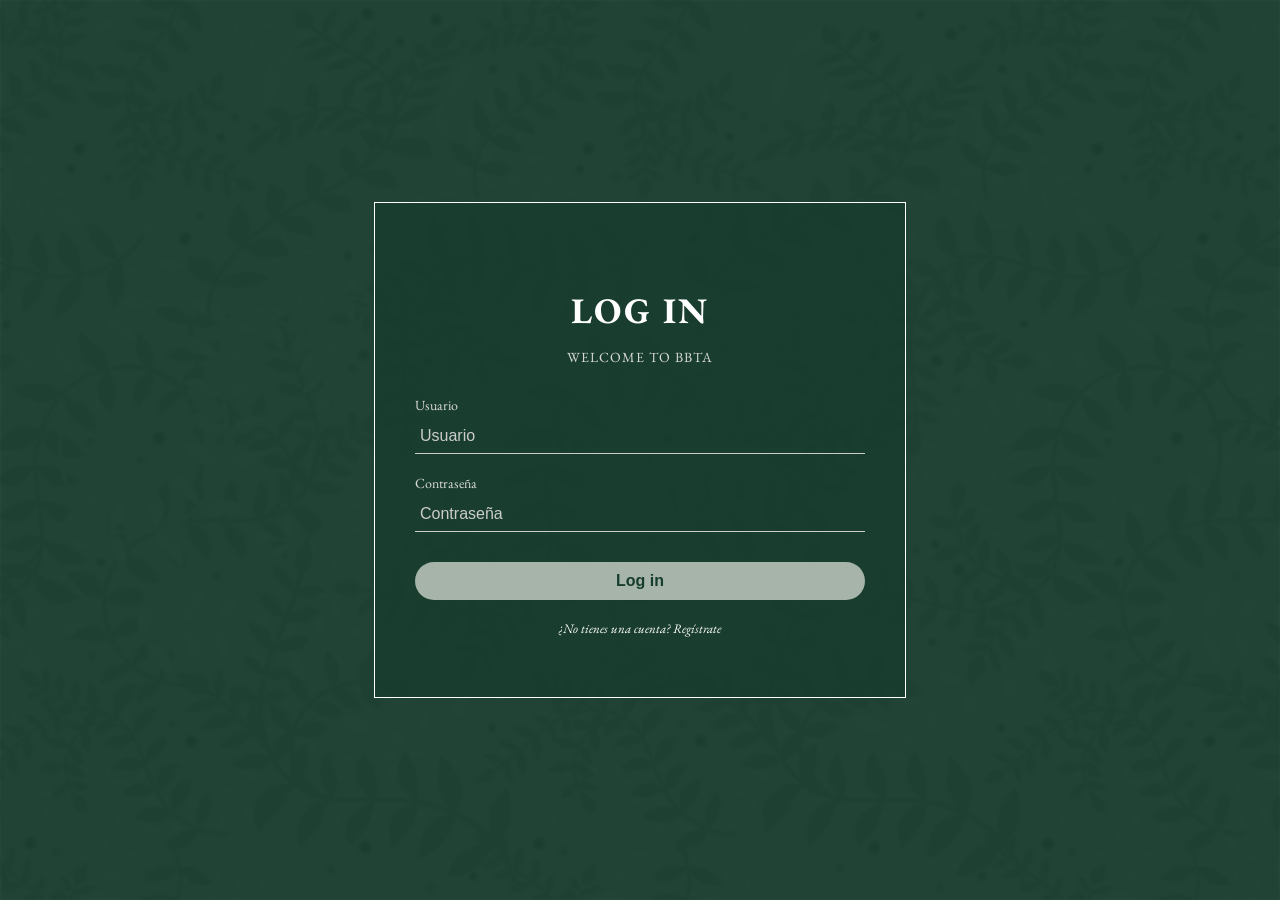
<file: index.html>
<!DOCTYPE html>
<html lang="es">
<head>
  <meta charset="UTF-8" />
  <meta name="viewport" content="width=device-width, initial-scale=1.0" />
  <title>BBTA</title>
  <link rel="stylesheet" href="style.css" />
  <link href="https://fonts.googleapis.com/css2?family=EB+Garamond&display=swap" rel="stylesheet" />
</head>
<body>
  <div class="fade-screen"></div>
  <div class="overlay"></div>
  <div class="login-container">
    <div class="login-box">
      <h1>LOG IN</h1>
      <p class="subtitle">WELCOME TO BBTA</p>

      <!-- Elimina la acción del form y evita su comportamiento por defecto -->
      <form onsubmit="event.preventDefault(); fadeOutAndRedirect('home.html')">
        <label for="usuario">Usuario</label>
        <input type="text" id="usuario" name="usuario" placeholder="Usuario" required />

        <label for="contrasena">Contraseña</label>
        <input type="password" id="contrasena" name="contrasena" placeholder="Contraseña" required />

        <button type="submit">Log in</button>
      </form>

      <a href="#" class="link-white" onclick="event.preventDefault(); fadeOutAndRedirect('signup.html')">¿No tienes una cuenta? Regístrate</a>
    </div>
  </div>

  <script>
    function fadeOutAndRedirect(target) {
      document.body.classList.add("fade-active");
      const fadeScreen = document.querySelector(".fade-screen");
      fadeScreen.classList.add("fade-screen--active");

      setTimeout(() => {
        window.location.href = target;
      }, 600); // Espera para la animación de desvanecimiento
    }

    window.addEventListener("DOMContentLoaded", () => {
      const box = document.querySelector(".login-box");
      setTimeout(() => {
        box.classList.add("show");
      }, 100);
    });
  </script>
</body>
</html>
</file>
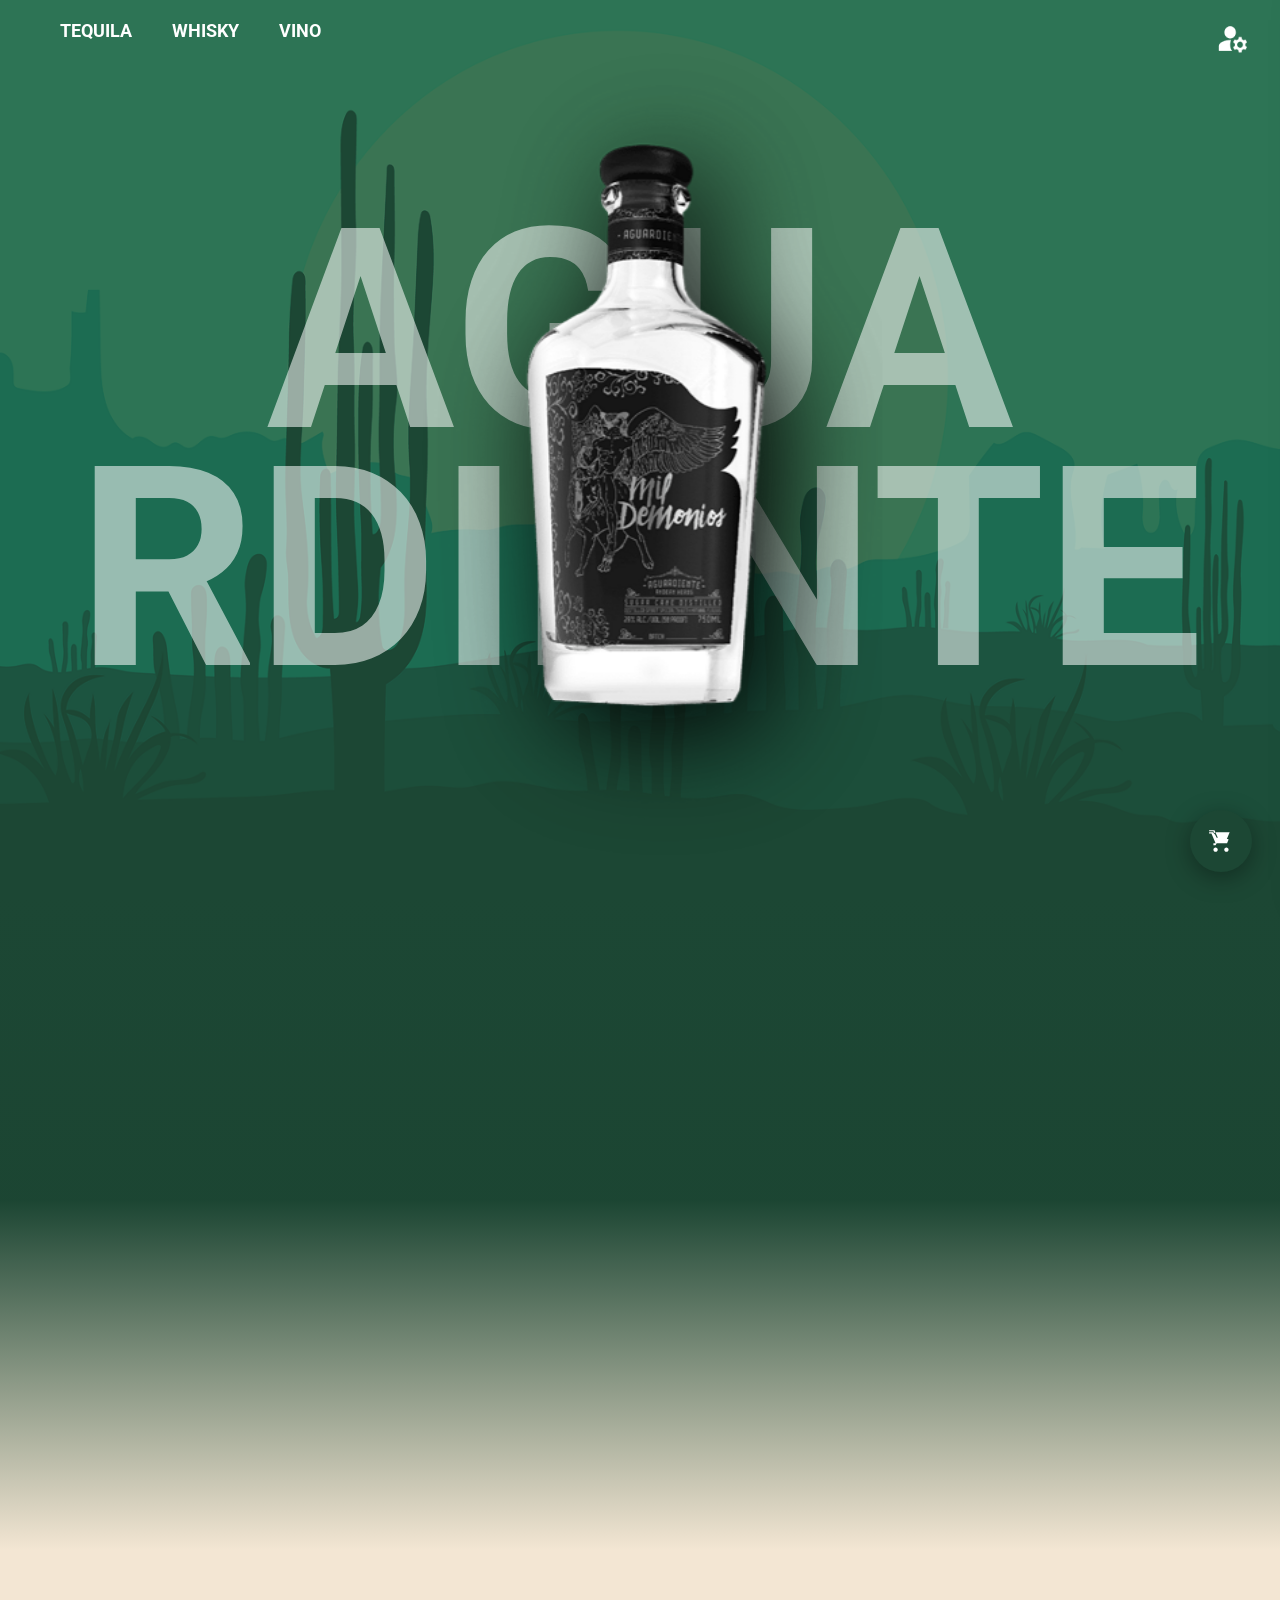
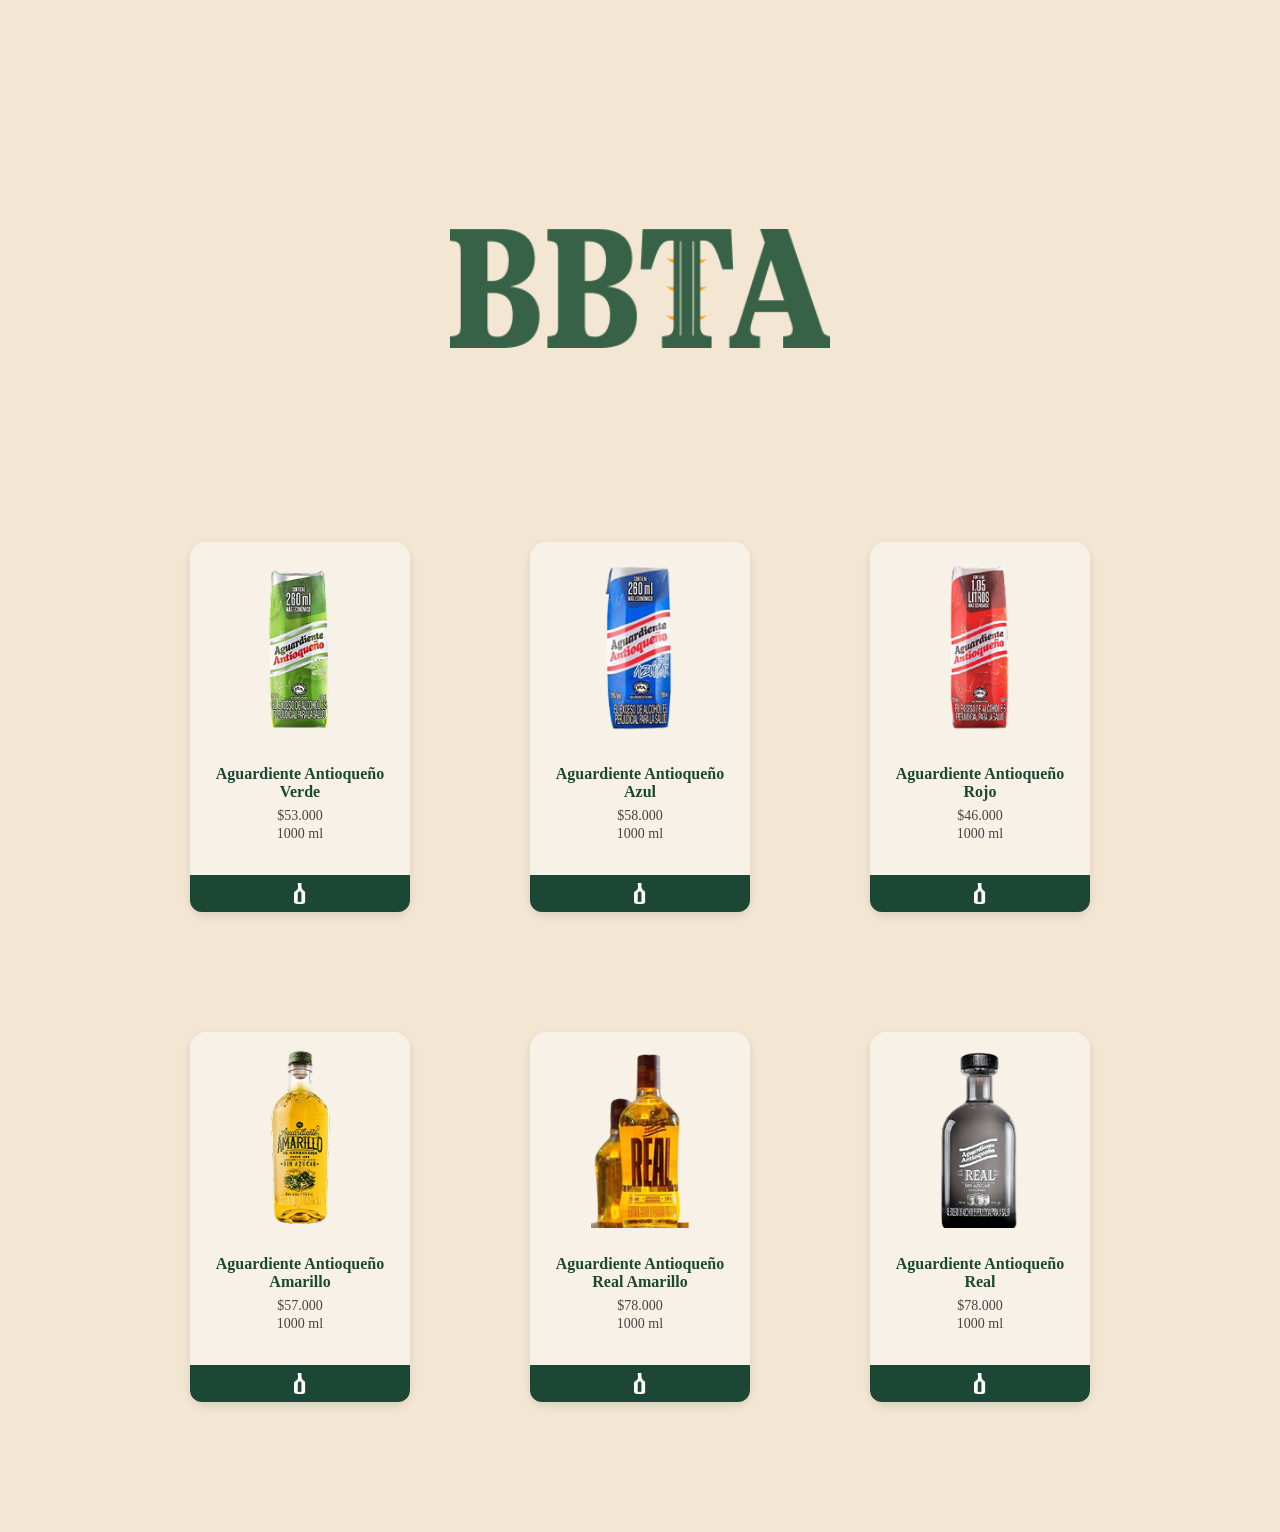
<file: aguardiente.html>
<!DOCTYPE html>
<html lang="es">
<head>
  <meta charset="UTF-8" />
  <meta name="viewport" content="width=device-width, initial-scale=1.0"/>
  <title>BBTA</title>
  <link rel="stylesheet" href="aguardiente.css">
  <link rel="stylesheet" href="cart.css">
  <link href="https://fonts.googleapis.com/css2?family=Roboto:wght@700&display=swap" rel="stylesheet">
  <link href="https://unpkg.com/aos@2.3.4/dist/aos.css" rel="stylesheet">
</head>
<body>

<a href="user.html" class="icono-usuario">
  <img src="img/user.png" alt="Usuario">
</a>

<div class="navegacion-categorias">
  <a href="tequila.html">TEQUILA</a>
  <a href="whisky.html">WHISKY</a>
  <a href="vino.html">VINO</a>
</div>

<!-- Sección principal -->
<div class="container">
  <div class="title">
    <div class="linea">AGUA</div>
    <div class="linea">RDIENTE</div>
  </div>
  <img src="img/aguardiente.png" alt="Botella de Aguardiente" class="bottle">
</div>

<!-- Desvanecido con patrón -->
<div class="fade-section"></div>

<!-- Sección POPULARES -->
<div class="populares-section">
  <h2 class="populares-title" data-aos="fade-up">POPULARES</h2>
  <div class="botellas-container">
    <img src="img/botella 13.png" alt="Botella 13" class="botella" data-aos="fade-up" data-aos-delay="100">
    <img src="img/botella 14.png" alt="Botella 14" class="botella" data-aos="fade-up" data-aos-delay="200">
    <img src="img/botella 15.png" alt="Botella 15" class="botella" data-aos="fade-up" data-aos-delay="300">
    <img src="img/botella 16.png" alt="Botella 16" class="botella" data-aos="fade-up" data-aos-delay="400">
  </div>
</div>

<!-- Logo BBTA -->
<div class="logo-section">
  <img src="img/logo.png" alt="Logo BBTA" class="logo-bbta">
</div>

<!-- Sección de cuadros -->
<div class="cuadros-section">
  <div class="fila">
    <div class="cuadro">
      <img src="img/B31.png" class="imagen-botella">
      <div class="info-botella">
        <h4>Aguardiente Antioqueño Verde</h4>
        <p>$53.000</p>
        <p>1000 ml</p>
      </div>
      <div class="boton-verde" onclick="addToCart('Aguardiente Antioqueño Verde', '$53.000', 'img/B31.png')">
        <img src="img/Vector.png" alt="Agregar" class="icono-vermas">
      </div>
    </div>

    <div class="cuadro">
      <img src="img/B32.png" class="imagen-botella">
      <div class="info-botella">
        <h4>Aguardiente Antioqueño Azul</h4>
        <p>$58.000</p>
        <p>1000 ml</p>
      </div>
      <div class="boton-verde" onclick="addToCart('Aguardiente Antioqueño Azul', '$58.000', 'img/B32.png')">
        <img src="img/Vector.png" alt="Agregar" class="icono-vermas">
      </div>
    </div>

    <div class="cuadro">
      <img src="img/B33.png" class="imagen-botella">
      <div class="info-botella">
        <h4>Aguardiente Antioqueño Rojo</h4>
        <p>$46.000</p>
        <p>1000 ml</p>
      </div>
      <div class="boton-verde" onclick="addToCart('Aguardiente Antioqueño Rojo', '$46.000', 'img/B33.png')">
        <img src="img/Vector.png" alt="Agregar" class="icono-vermas">
      </div>
    </div>
  </div>

  <div class="fila">
    <div class="cuadro">
      <img src="img/B34.png" class="imagen-botella">
      <div class="info-botella">
        <h4>Aguardiente Antioqueño Amarillo</h4>
        <p>$57.000</p>
        <p>1000 ml</p>
      </div>
      <div class="boton-verde" onclick="addToCart('Aguardiente Antioqueño Amarillo', '$57.000', 'img/B34.png')">
        <img src="img/Vector.png" alt="Agregar" class="icono-vermas">
      </div>
    </div>

    <div class="cuadro">
      <img src="img/B35.png" class="imagen-botella">
      <div class="info-botella">
        <h4>Aguardiente Antioqueño Real Amarillo</h4>
        <p>$78.000</p>
        <p>1000 ml</p>
      </div>
      <div class="boton-verde" onclick="addToCart('Aguardiente Antioqueño Real Amarillo', '$78.000', 'img/B35.png')">
        <img src="img/Vector.png" alt="Agregar" class="icono-vermas">
      </div>
    </div>

    <div class="cuadro">
      <img src="img/B36.png" class="imagen-botella">
      <div class="info-botella">
        <h4>Aguardiente Antioqueño Real</h4>
        <p>$78.000</p>
        <p>1000 ml</p>
      </div>
      <div class="boton-verde" onclick="addToCart('Aguardiente Antioqueño Real', '$78.000', 'img/B36.png')">
        <img src="img/Vector.png" alt="Agregar" class="icono-vermas">
      </div>
    </div>
  </div>
</div>

<!-- AOS Animation JS -->
<script src="https://unpkg.com/aos@2.3.4/dist/aos.js"></script>
<script>
  AOS.init();
</script>
<script src="cart.js"></script>

</body>
</html>
</file>
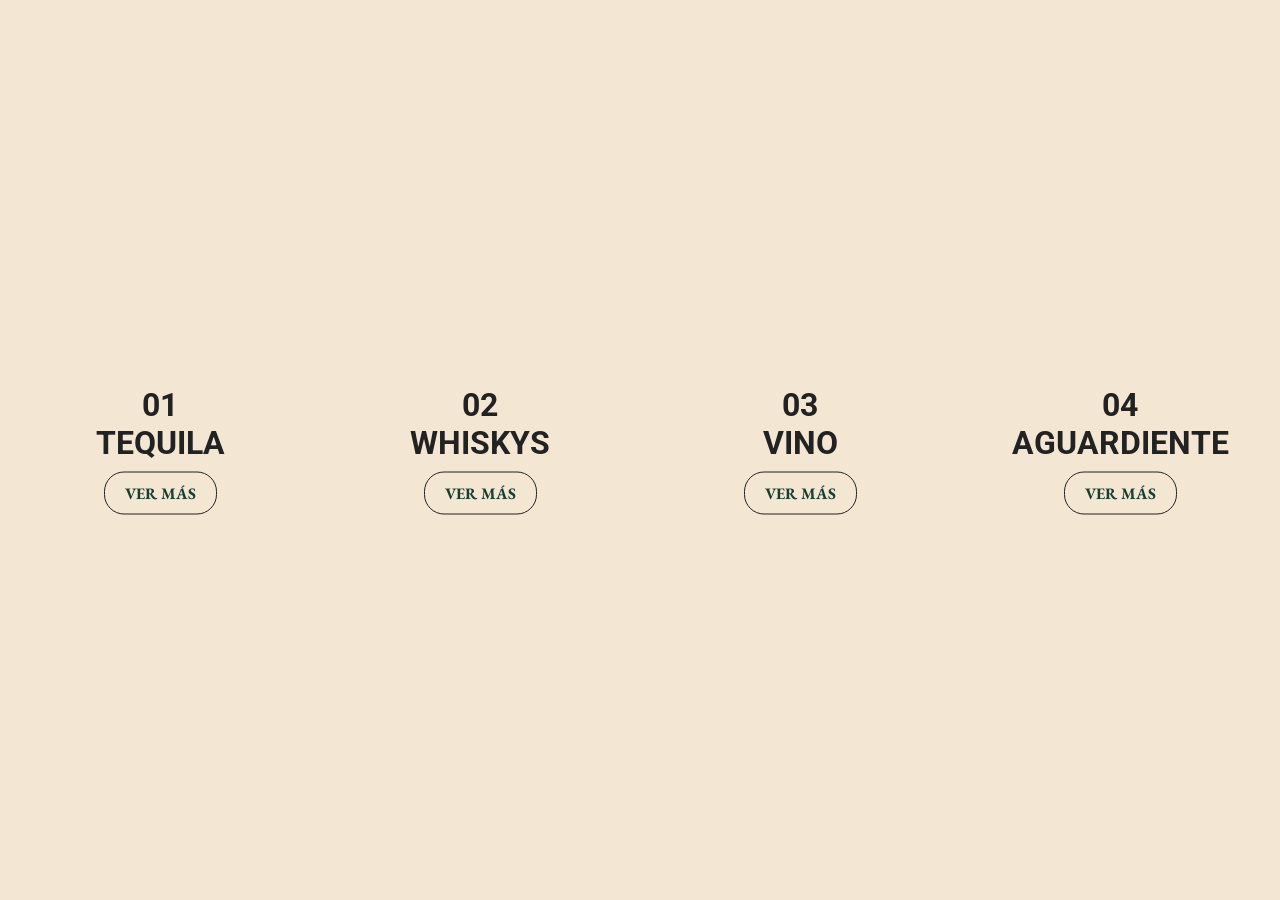
<file: home.html>
<!DOCTYPE html>
<html lang="es">
<head>
  <meta charset="UTF-8">
  <title>BBTA</title>
  <link rel="stylesheet" href="style.css">
  <link href="https://fonts.googleapis.com/css2?family=EB+Garamond&family=Roboto:wght@700&display=swap" rel="stylesheet">
</head>
<body>
  <div class="container">
    <div class="category tequila" data-name="tequila">
      <img src="img/tequila.png" alt="Tequila" class="bottle">
      <div class="text">
        <h2>01<br>TEQUILA</h2>
        <button data-target="tequila.html">VER MÁS</button>
      </div>
    </div>
    <div class="category whisky" data-name="whisky">
      <img src="img/whisky.png" alt="Whisky" class="bottle">
      <div class="text">
        <h2>02<br>WHISKYS</h2>
        <button data-target="whisky.html">VER MÁS</button>
      </div>
    </div>
    <div class="category vino" data-name="vino">
      <img src="img/vino.png" alt="Vino" class="bottle">
      <div class="text">
        <h2>03<br>VINO</h2>
        <button data-target="vino.html">VER MÁS</button>
      </div>
    </div>
    <div class="category aguardiente" data-name="aguardiente">
      <img src="img/aguardiente.png" alt="Aguardiente" class="bottle">
      <div class="text">
        <h2>04<br>AGUARDIENTE</h2>
        <button data-target="aguardiente.html">VER MÁS</button>
      </div>
    </div>
  </div>

  <script>
    const buttons = document.querySelectorAll('.category button');

    buttons.forEach(button => {
      button.addEventListener('click', e => {
        const selected = e.target.closest('.category');
        const name = selected.dataset.name;

        if (name === 'whisky' || name === 'vino') {
          selected.classList.add('expand-slide-center', 'slide-' + name);
        } else if (name === 'aguardiente') {
          selected.classList.add('expand-slide-left', 'slide-' + name);
        } else {
          selected.classList.add('expand-slide', 'slide-' + name);
        }

        document.querySelectorAll('.category').forEach(other => {
          if (other !== selected) {
            other.classList.add('fade-out');
          }
        });

        setTimeout(() => {
          window.location.href = button.dataset.target;
        }, 1500);
      });
    });
  </script>
</body>
</html>
</file>
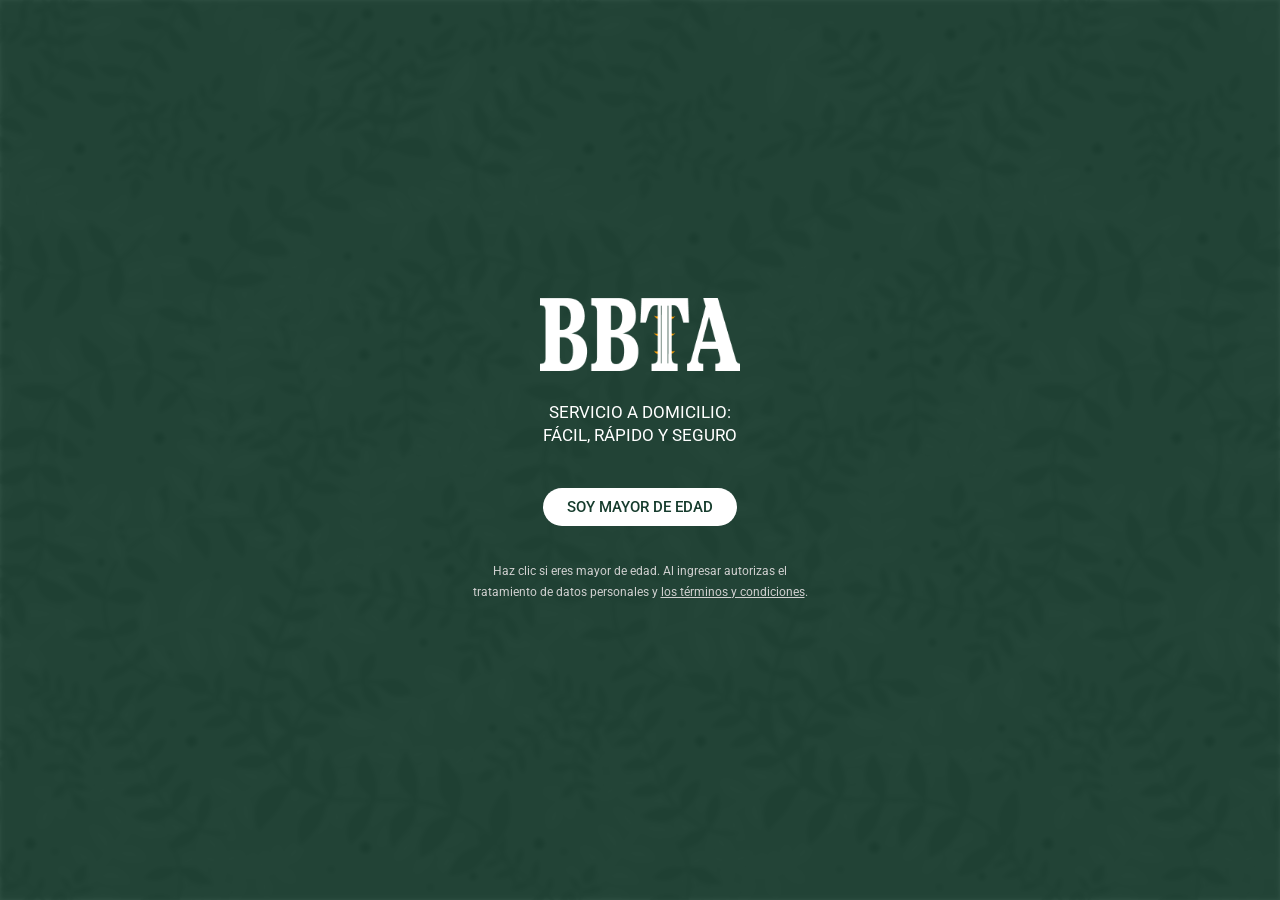
<file: mayor.html>
<!DOCTYPE html>
<html lang="es">
<head>
  <meta charset="UTF-8" />
  <meta name="viewport" content="width=device-width, initial-scale=1.0" />
  <title>BBTA - Inicio</title>
  <link href="https://fonts.googleapis.com/css2?family=Roboto:wght@300;400;700&display=swap" rel="stylesheet" />
  <style>
    * {
      margin: 0;
      padding: 0;
      box-sizing: border-box;
    }

    html, body {
      width: 100%;
      height: 100%;
      font-family: 'Roboto', sans-serif;
      overflow: hidden;
    }

    .background-layer {
      position: fixed;
      inset: 0;
      background: url("img/Floral_Bkg_51_E_Monochrome.jpg") no-repeat center center fixed;
      background-size: cover;
      opacity: 0;
      transition: opacity 1.8s ease;
      z-index: 0;
    }

    .background-layer.show {
      opacity: 1;
    }

    .overlay {
      position: fixed;
      inset: 0;
      background-color: rgba(23, 61, 46, 0.88);
      backdrop-filter: brightness(50%) blur(2px);
      z-index: 1;
    }

    .green-screen {
      position: fixed;
      top: 0;
      left: 0;
      width: 100%;
      height: 100%;
      background-color: #173D2E;
      z-index: 1000;
      opacity: 1;
      transition: opacity 1s ease;
    }

    .green-screen.fade-out {
      opacity: 0;
      pointer-events: none;
    }

    .fade-screen {
      position: fixed;
      inset: 0;
      background-color: #173D2E;
      opacity: 0;
      pointer-events: none;
      z-index: 999;
      transition: opacity 0.6s ease;
    }

    .fade-screen--active {
      opacity: 1;
      pointer-events: all;
    }

    .entry-screen {
      position: relative;
      z-index: 2;
      display: flex;
      justify-content: center;
      align-items: center;
      text-align: center;
      height: 100vh;
      padding: 40px 20px;
      opacity: 0;
      transition: opacity 1.2s ease;
    }

    .entry-screen.show {
      opacity: 1;
    }

    .content {
      z-index: 3;
      max-width: 440px;
      width: 100%;
      display: flex;
      flex-direction: column;
      align-items: center;
      color: white;
    }

    .logo {
      width: 200px;
      margin-bottom: 30px; /* Espaciado aumentado */
    }

    .slogan {
      font-size: 17px;
      font-weight: 400;
      margin-bottom: 40px; /* Más espacio debajo del texto */
      line-height: 1.4;
    }

    .entry-button {
      padding: 10px 24px;
      border: none;
      border-radius: 30px;
      background-color: #ffffff;
      color: #173D2E;
      font-weight: 500;
      cursor: pointer;
      font-size: 15px;
      transition: all 0.3s ease;
      margin-bottom: 35px; /* Más espacio con el texto legal */
      font-family: 'Roboto', sans-serif;
    }

    .entry-button:hover {
      transform: scale(1.05);
      background-color: #e4e4e4;
      box-shadow: 0 0 10px #ffffff88;
    }

    .legal {
      font-size: 12px;
      color: #d0d0d0;
      line-height: 1.7;
      max-width: 360px;
    }

    .legal a {
      color: #d0d0d0;
      text-decoration: underline;
    }
  </style>
</head>
<body>
  <!-- Fondo floral animado -->
  <div class="background-layer" id="backgroundLayer"></div>

  <!-- Capa oscura -->
  <div class="overlay"></div>

  <!-- Pantalla verde -->
  <div class="green-screen" id="greenScreen"></div>

  <!-- Pantalla de transición -->
  <div class="fade-screen"></div>

  <!-- Contenido principal -->
  <div class="entry-screen" id="entryScreen">
    <div class="content">
      <img src="img/Capa_2.png" alt="BBTA Logo" class="logo" />
      <div class="slogan">
        SERVICIO A DOMICILIO:<br>
        FÁCIL, RÁPIDO Y SEGURO
      </div>
      <button class="entry-button" onclick="fadeOutAndRedirect('signup.html')">
        SOY MAYOR DE EDAD
      </button>
      <p class="legal">
        Haz clic si eres mayor de edad. Al ingresar autorizas el tratamiento de datos personales y
        <a href="#">los términos y condiciones</a>.
      </p>
    </div>
  </div>

  <script>
    window.addEventListener("DOMContentLoaded", () => {
      const greenScreen = document.getElementById("greenScreen");
      const entry = document.getElementById("entryScreen");
      const background = document.getElementById("backgroundLayer");

      setTimeout(() => {
        greenScreen.classList.add("fade-out");
        background.classList.add("show");
        entry.classList.add("show");
      }, 800);
    });

    function fadeOutAndRedirect(target) {
      const fadeScreen = document.querySelector(".fade-screen");
      fadeScreen.classList.add("fade-screen--active");
      setTimeout(() => {
        window.location.href = target;
      }, 600);
    }
  </script>
</body>
</html>
</file>
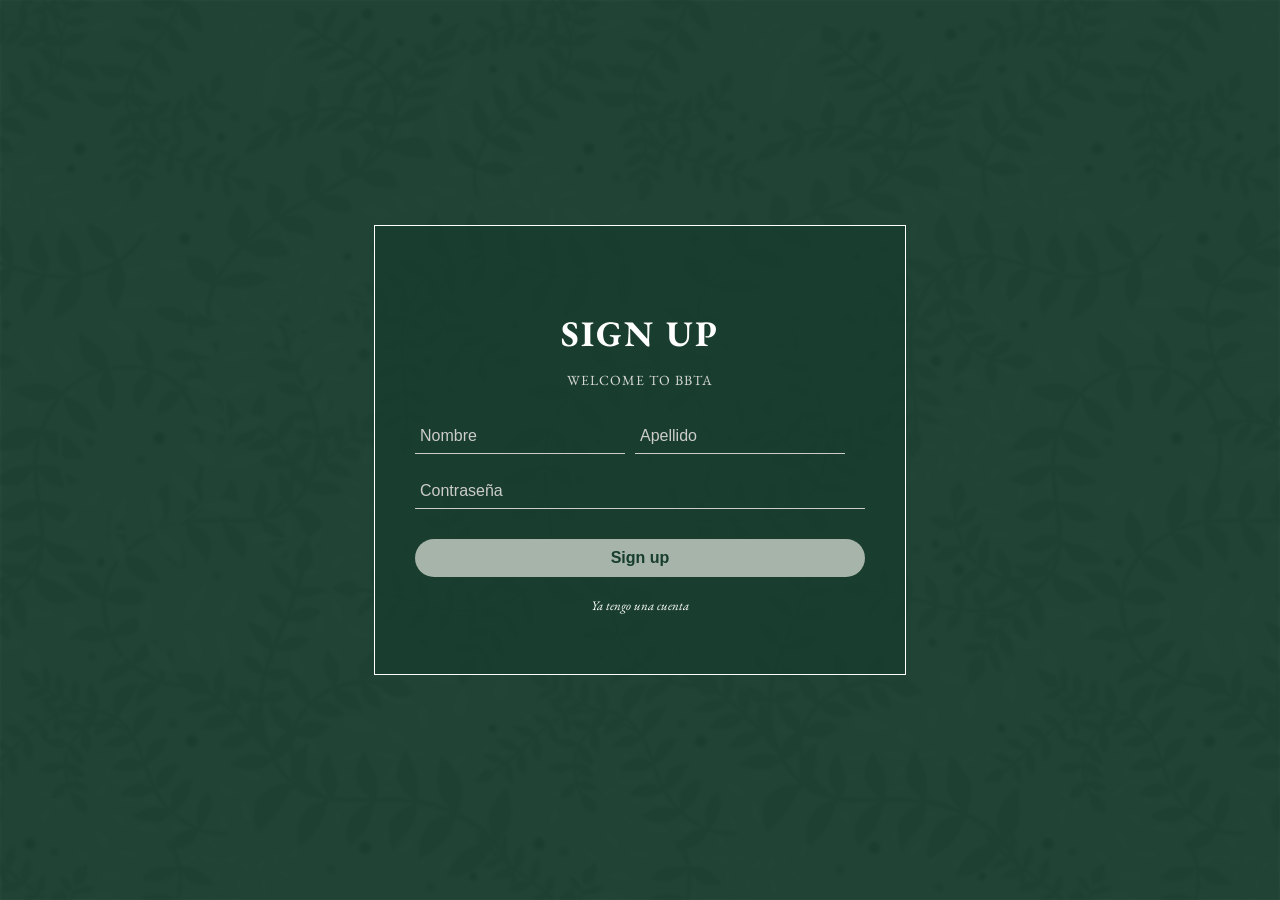
<file: signup.html>
<!DOCTYPE html>
<html lang="es">
<head>
  <meta charset="UTF-8" />
  <meta name="viewport" content="width=device-width, initial-scale=1.0" />
  <title>BBTA</title>
  <link rel="stylesheet" href="style.css" />
  <link href="https://fonts.googleapis.com/css2?family=EB+Garamond&display=swap" rel="stylesheet" />
</head>
<body>
  <div class="fade-screen"></div>
  <div class="overlay"></div>
  <div class="login-container">
    <div class="login-box">
      <h1>SIGN UP</h1>
      <p class="subtitle">WELCOME TO BBTA</p>

      <form>
        <div style="display: flex; gap: 10px;">
          <input type="text" placeholder="Nombre" />
          <input type="text" placeholder="Apellido" />
        </div>
        <input type="password" placeholder="Contraseña" />

        <button type="button" onclick="fadeOutAndRedirect('index.html')">Sign up</button>
      </form>

      <a href="#" class="link-white" onclick="event.preventDefault(); fadeOutAndRedirect('index.html')">Ya tengo una cuenta</a>
    </div>
  </div>

  <script>
    function fadeOutAndRedirect(target) {
      document.body.classList.add("fade-active");
      const fadeScreen = document.querySelector(".fade-screen");
      fadeScreen.classList.add("fade-screen--active");

      setTimeout(() => {
        window.location.href = target;
      }, 600);
    }

    window.addEventListener("DOMContentLoaded", () => {
      const box = document.querySelector(".login-box");
      setTimeout(() => {
        box.classList.add("show");
      }, 100);
    });
  </script>
</body>
</html>
</file>
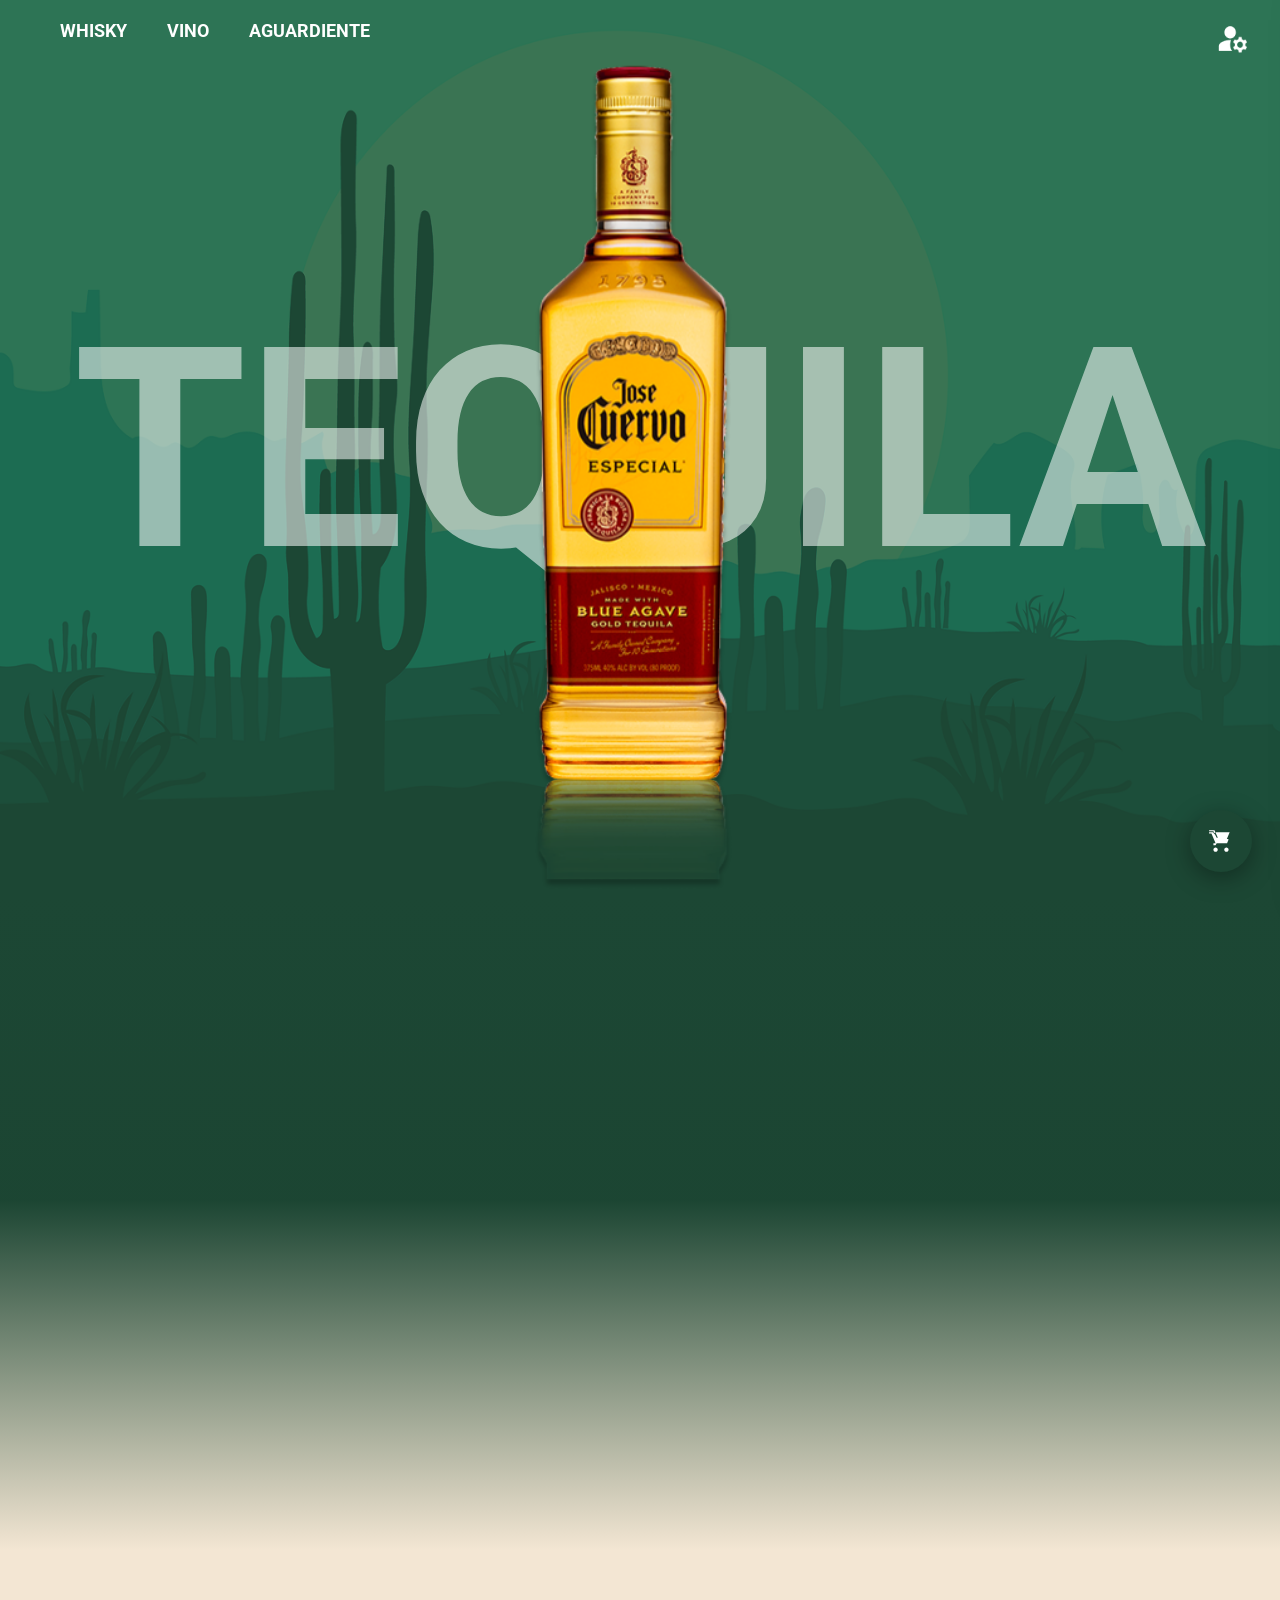
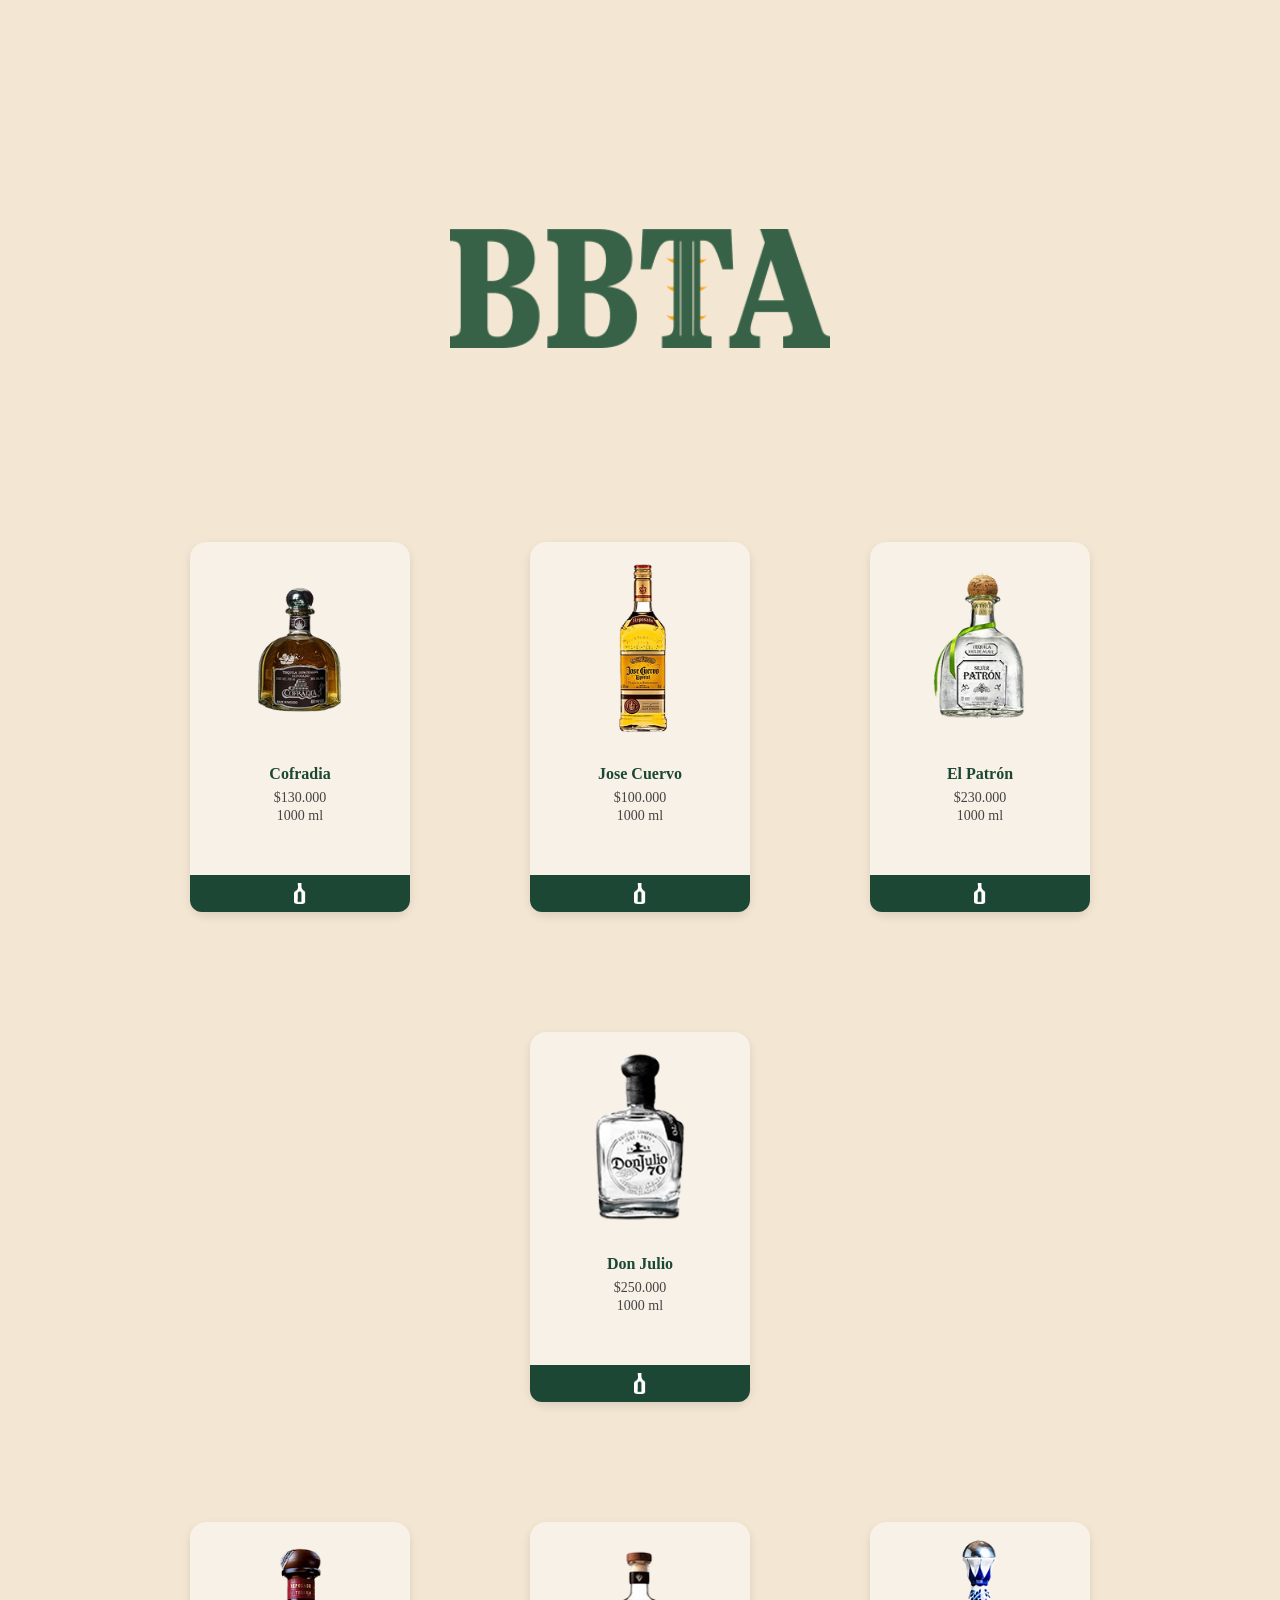
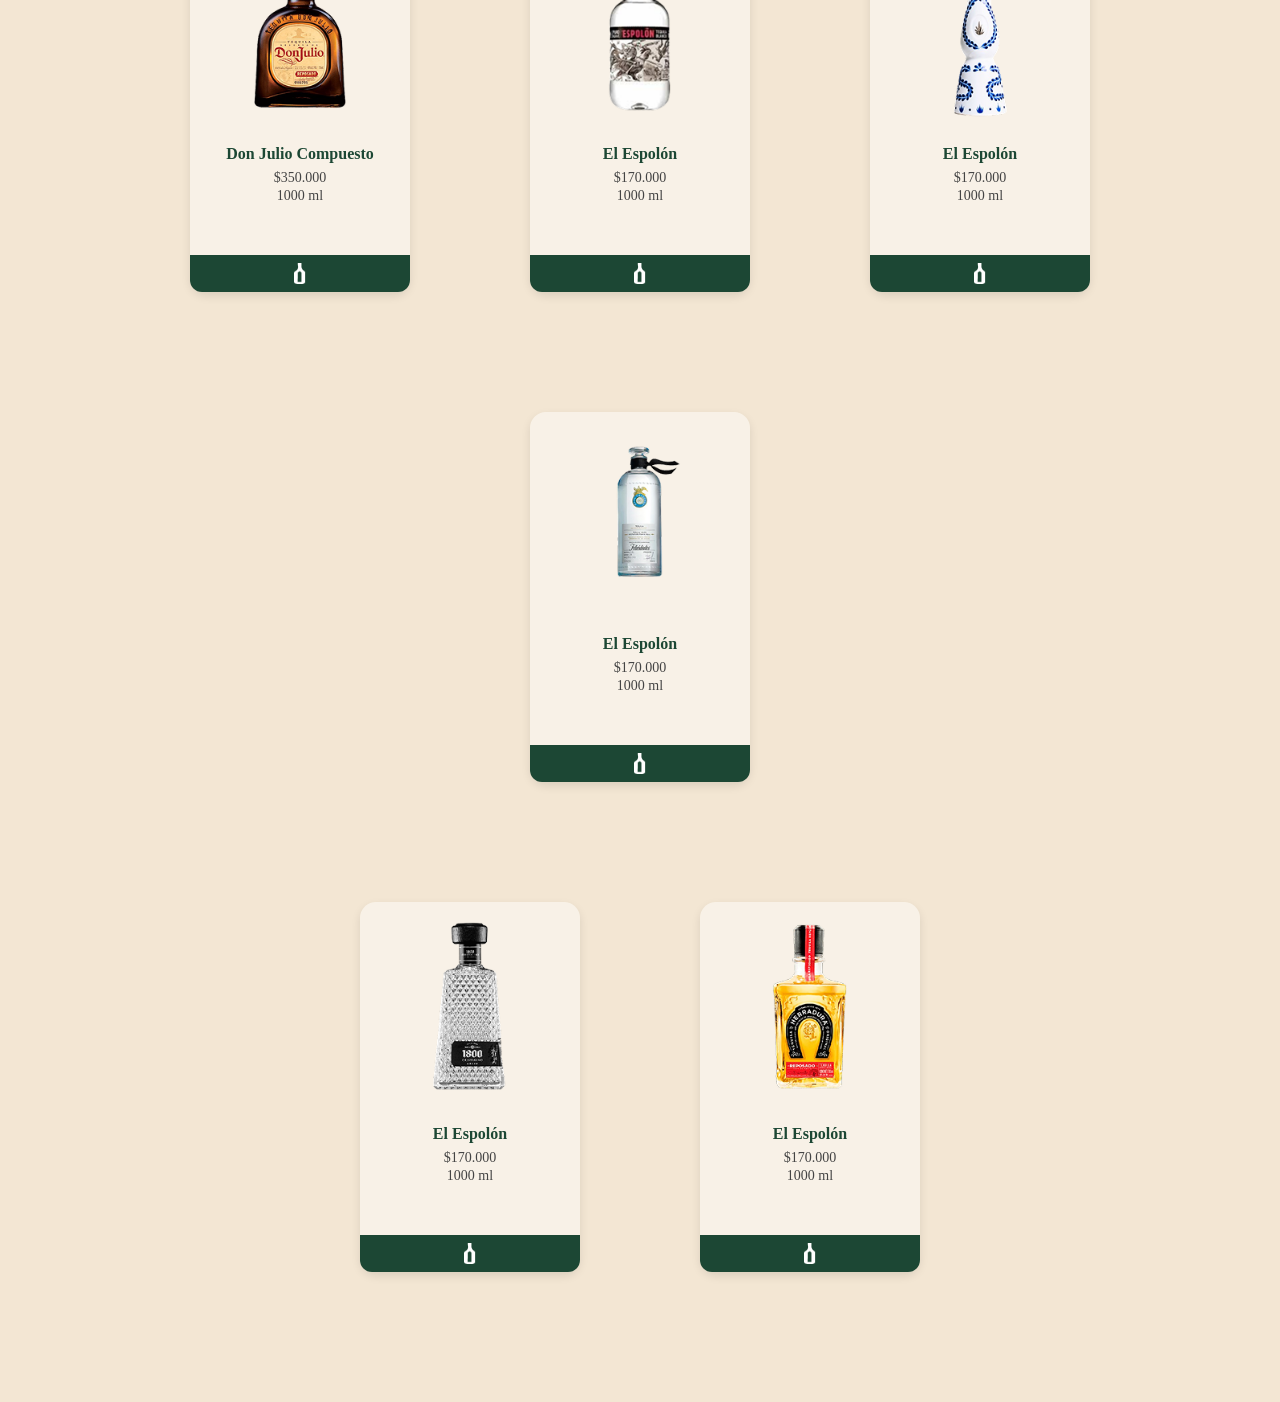
<file: tequila.html>
<!DOCTYPE html>
<html lang="es">
<head>
  <meta charset="UTF-8" />
  <meta name="viewport" content="width=device-width, initial-scale=1.0"/>
  <title>BBTA</title>
  <link rel="stylesheet" href="tequila.css">
  <link rel="stylesheet" href="cart.css">
  <link href="https://fonts.googleapis.com/css2?family=Roboto:wght@700&display=swap" rel="stylesheet">
  <link href="https://unpkg.com/aos@2.3.4/dist/aos.css" rel="stylesheet">
</head>
<body>

<a href="user.html" class="icono-usuario">
  <img src="img/user.png" alt="Usuario">
</a>

  <div class="navegacion-categorias">
  <a href="whisky.html">WHISKY</a>
  <a href="vino.html">VINO</a>
  <a href="aguardiente.html">AGUARDIENTE</a>
</div>

  <!-- Sección principal -->
  <div class="container">
    <div class="title">TEQUILA</div>
    <img src="img/tequila.png" alt="Botella de Tequila" class="bottle">
  </div>

  <!-- Desvanecido con patrón -->
  <div class="fade-section"></div>

  <!-- Sección POPULARES -->
  <div class="populares-section">
    <h2 class="populares-title" data-aos="fade-up">POPULARES</h2>
    <div class="botellas-container">
      <img src="img/botella 1.png" alt="Botella 1" class="botella" data-aos="fade-up" data-aos-delay="100">
      <img src="img/botella 2.png" alt="Botella 2" class="botella" data-aos="fade-up" data-aos-delay="200">
      <img src="img/botella 3.png" alt="Botella 3" class="botella" data-aos="fade-up" data-aos-delay="300">
      <img src="img/botella 4.png" alt="Botella 4" class="botella" data-aos="fade-up" data-aos-delay="400">
    </div>
  </div>

  <!-- Logo BBTA -->
  <div class="logo-section">
    <img src="img/logo.png" alt="Logo BBTA" class="logo-bbta">
  </div>

<!-- Sección de cuadros -->
<div class="cuadros-section">
  <div class="fila">
    <div class="cuadro">
      <img src="img/B1.png" class="imagen-botella">
      <div class="info-botella">
        <h4>Cofradia</h4>
        <p>$130.000</p>
        <p>1000 ml</p>
      </div>
      <div class="boton-verde" onclick="addToCart('Cofradia', '$130.000', 'img/B1.png')">
        <img src="img/Vector.png" alt="Agregar" class="icono-vermas">
      </div>
    </div>
    <div class="cuadro">
      <img src="img/B2.png" class="imagen-botella">
      <div class="info-botella">
        <h4>Jose Cuervo</h4>
        <p>$100.000</p>
        <p>1000 ml</p>
      </div>
      <div class="boton-verde" onclick="addToCart('Jose Cuervo', '$100.000', 'img/B2.png')">
        <img src="img/Vector.png" alt="Agregar" class="icono-vermas">
      </div>
    </div>
    <div class="cuadro">
      <img src="img/B3.png" class="imagen-botella">
      <div class="info-botella">
        <h4>El Patrón</h4>
        <p>$230.000</p>
        <p>1000 ml</p>
      </div>
      <div class="boton-verde" onclick="addToCart('El Patrón', '$230.000', 'img/B3.png')">
        <img src="img/Vector.png" alt="Agregar" class="icono-vermas">
      </div>
    </div>
    <div class="cuadro">
      <img src="img/B4.png" class="imagen-botella">
      <div class="info-botella">
        <h4>Don Julio</h4>
        <p>$250.000</p>
        <p>1000 ml</p>
      </div>
      <div class="boton-verde" onclick="addToCart('Don Julio', '$250.000', 'img/B4.png')">
        <img src="img/Vector.png" alt="Agregar" class="icono-vermas">
      </div>
    </div>
  </div>

  <div class="fila">
    <div class="cuadro">
      <img src="img/B5.png" class="imagen-botella">
      <div class="info-botella">
        <h4>Don Julio Compuesto</h4>
        <p>$350.000</p>
        <p>1000 ml</p>
      </div>
      <div class="boton-verde" onclick="addToCart('Don Julio Compuesto', '$350.000', 'img/B5.png')">
        <img src="img/Vector.png" alt="Agregar" class="icono-vermas">
      </div>
    </div>
    <div class="cuadro">
      <img src="img/B6.png" class="imagen-botella">
      <div class="info-botella">
        <h4>El Espolón</h4>
        <p>$170.000</p>
        <p>1000 ml</p>
      </div>
      <div class="boton-verde" onclick="addToCart('El Espolón (B6)', '$170.000', 'img/B6.png')">
        <img src="img/Vector.png" alt="Agregar" class="icono-vermas">
      </div>
    </div>
    <div class="cuadro">
      <img src="img/B7.png" class="imagen-botella">
      <div class="info-botella">
        <h4>El Espolón</h4>
        <p>$170.000</p>
        <p>1000 ml</p>
      </div>
      <div class="boton-verde" onclick="addToCart('El Espolón (B7)', '$170.000', 'img/B7.png')">
        <img src="img/Vector.png" alt="Agregar" class="icono-vermas">
      </div>
    </div>
    <div class="cuadro">
      <img src="img/B8.png" class="imagen-botella">
      <div class="info-botella">
        <h4>El Espolón</h4>
        <p>$170.000</p>
        <p>1000 ml</p>
      </div>
      <div class="boton-verde" onclick="addToCart('El Espolón (B8)', '$170.000', 'img/B8.png')">
        <img src="img/Vector.png" alt="Agregar" class="icono-vermas">
      </div>
    </div>
  </div>

  <div class="fila">
    <div class="cuadro-grande">
      <img src="img/B9.png" class="imagen-botella">
      <div class="info-botella">
        <h4>El Espolón</h4>
        <p>$170.000</p>
        <p>1000 ml</p>
      </div>
      <div class="boton-verde" onclick="addToCart('El Espolón (B9)', '$170.000', 'img/B9.png')">
        <img src="img/Vector.png" alt="Agregar" class="icono-vermas">
      </div>
    </div>
    <div class="cuadro-grande">
      <img src="img/B10.png" class="imagen-botella">
      <div class="info-botella">
        <h4>El Espolón</h4>
        <p>$170.000</p>
        <p>1000 ml</p>
      </div>
      <div class="boton-verde" onclick="addToCart('El Espolón (B10)', '$170.000', 'img/B10.png')">
        <img src="img/Vector.png" alt="Agregar" class="icono-vermas">
      </div>
    </div>
  </div>
</div>

<!-- AOS Animation JS -->
<script src="https://unpkg.com/aos@2.3.4/dist/aos.js"></script>
<script>
  AOS.init();
</script>
<script src="cart.js"></script>

</body>
</html>
</file>
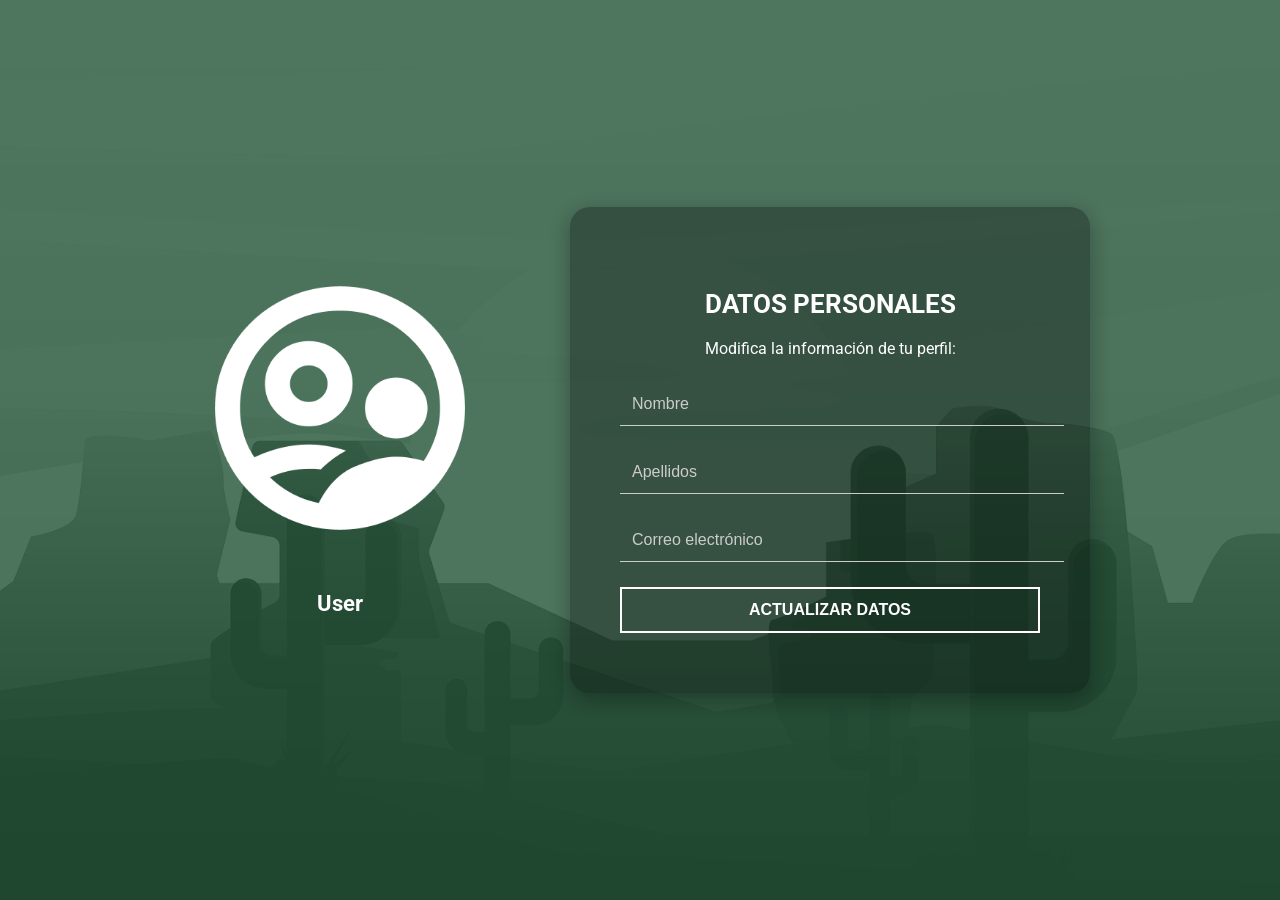
<file: user.html>
<!DOCTYPE html>
<html lang="es">
<head>
  <meta charset="UTF-8">
  <meta name="viewport" content="width=device-width, initial-scale=1.0">
  <title>BBTA</title>
  <link rel="stylesheet" href="user.css">
  <link href="https://fonts.googleapis.com/css2?family=Roboto:wght@400;700&display=swap" rel="stylesheet">
</head>
<body>
  <div class="overlay"></div>

  <div class="user-container">
    <div class="user-icon">
      <img src="img/vectoruser.png" alt="Icono de usuario">
      <p>User</p>
    </div>

    <div class="contenido-user">
      <h2>DATOS PERSONALES</h2>
      <p>Modifica la información de tu perfil:</p>
      <form action="index.html" method="GET">
        <input type="text" placeholder="Nombre" required>
        <input type="text" placeholder="Apellidos" required>
        <input type="email" placeholder="Correo electrónico" required>
        <button type="submit">ACTUALIZAR DATOS</button>
      </form>
    </div>
  </div>
</body>
</html>
</file>
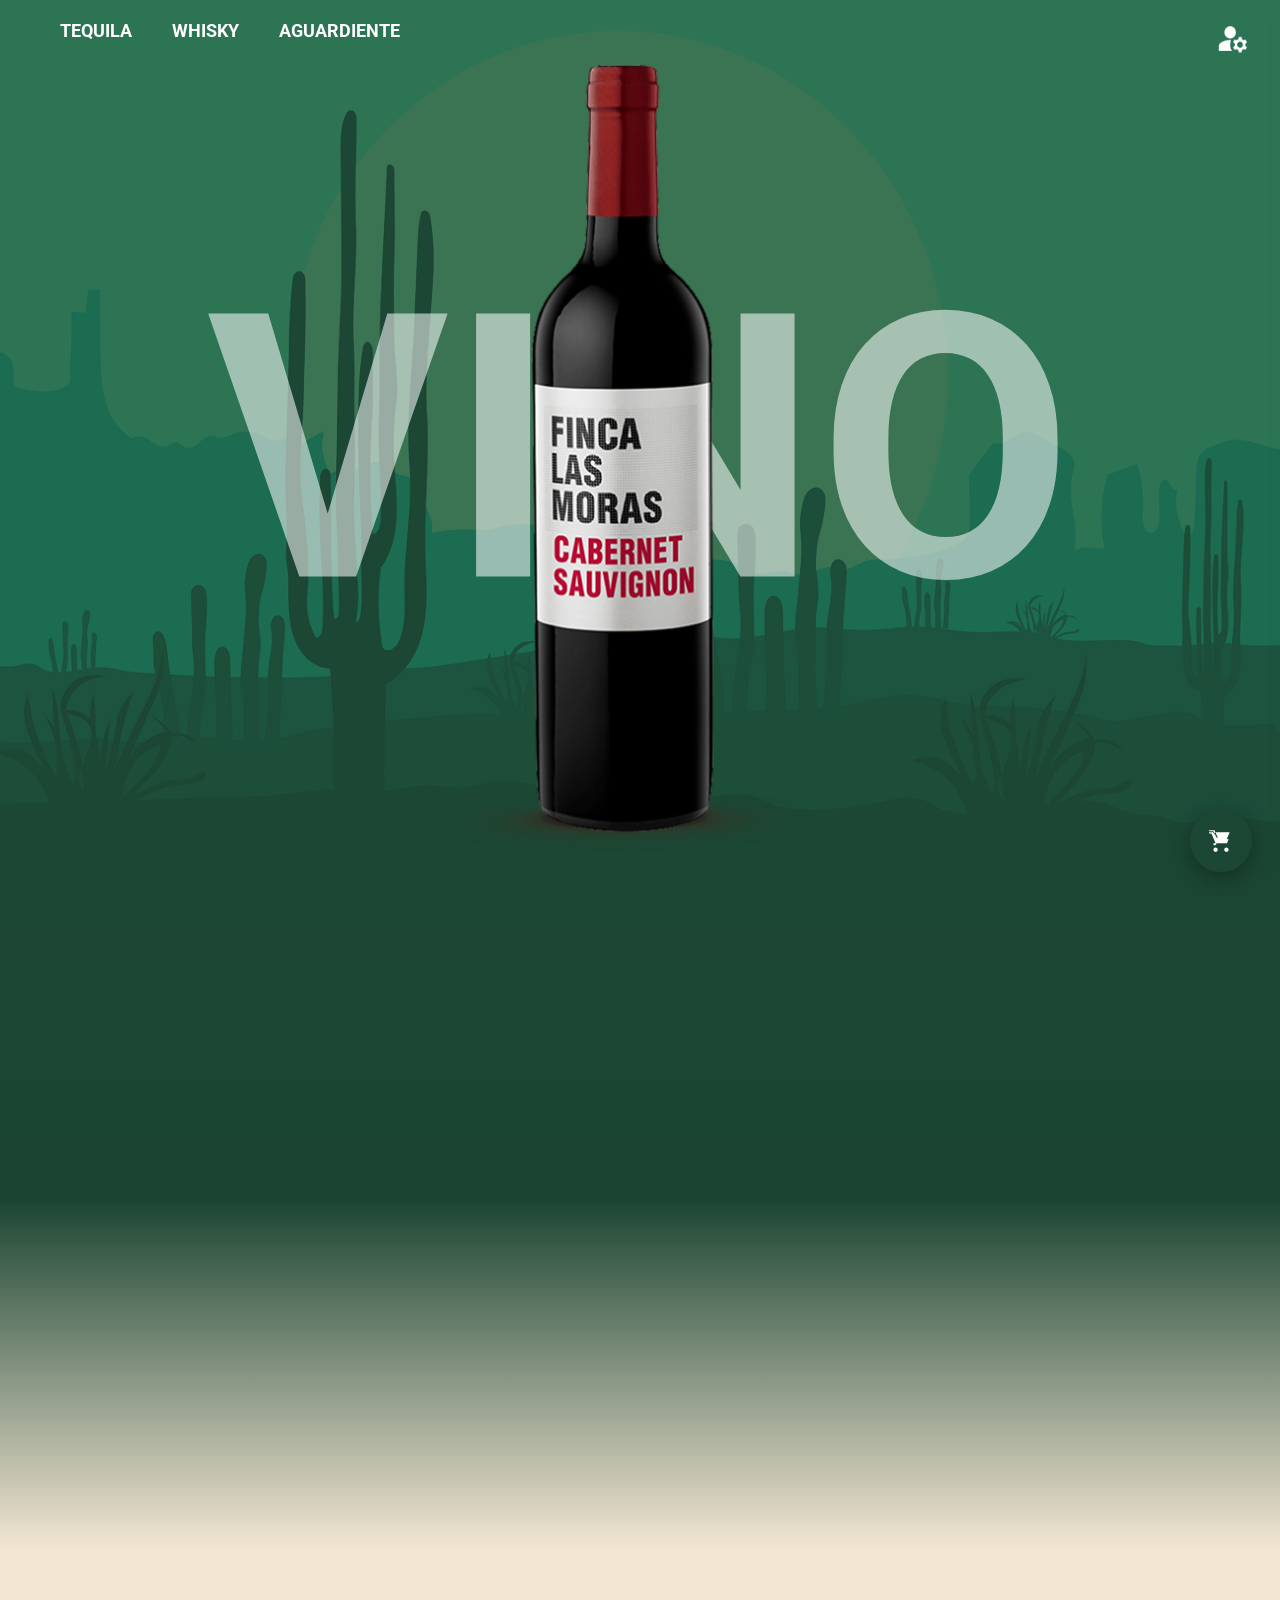
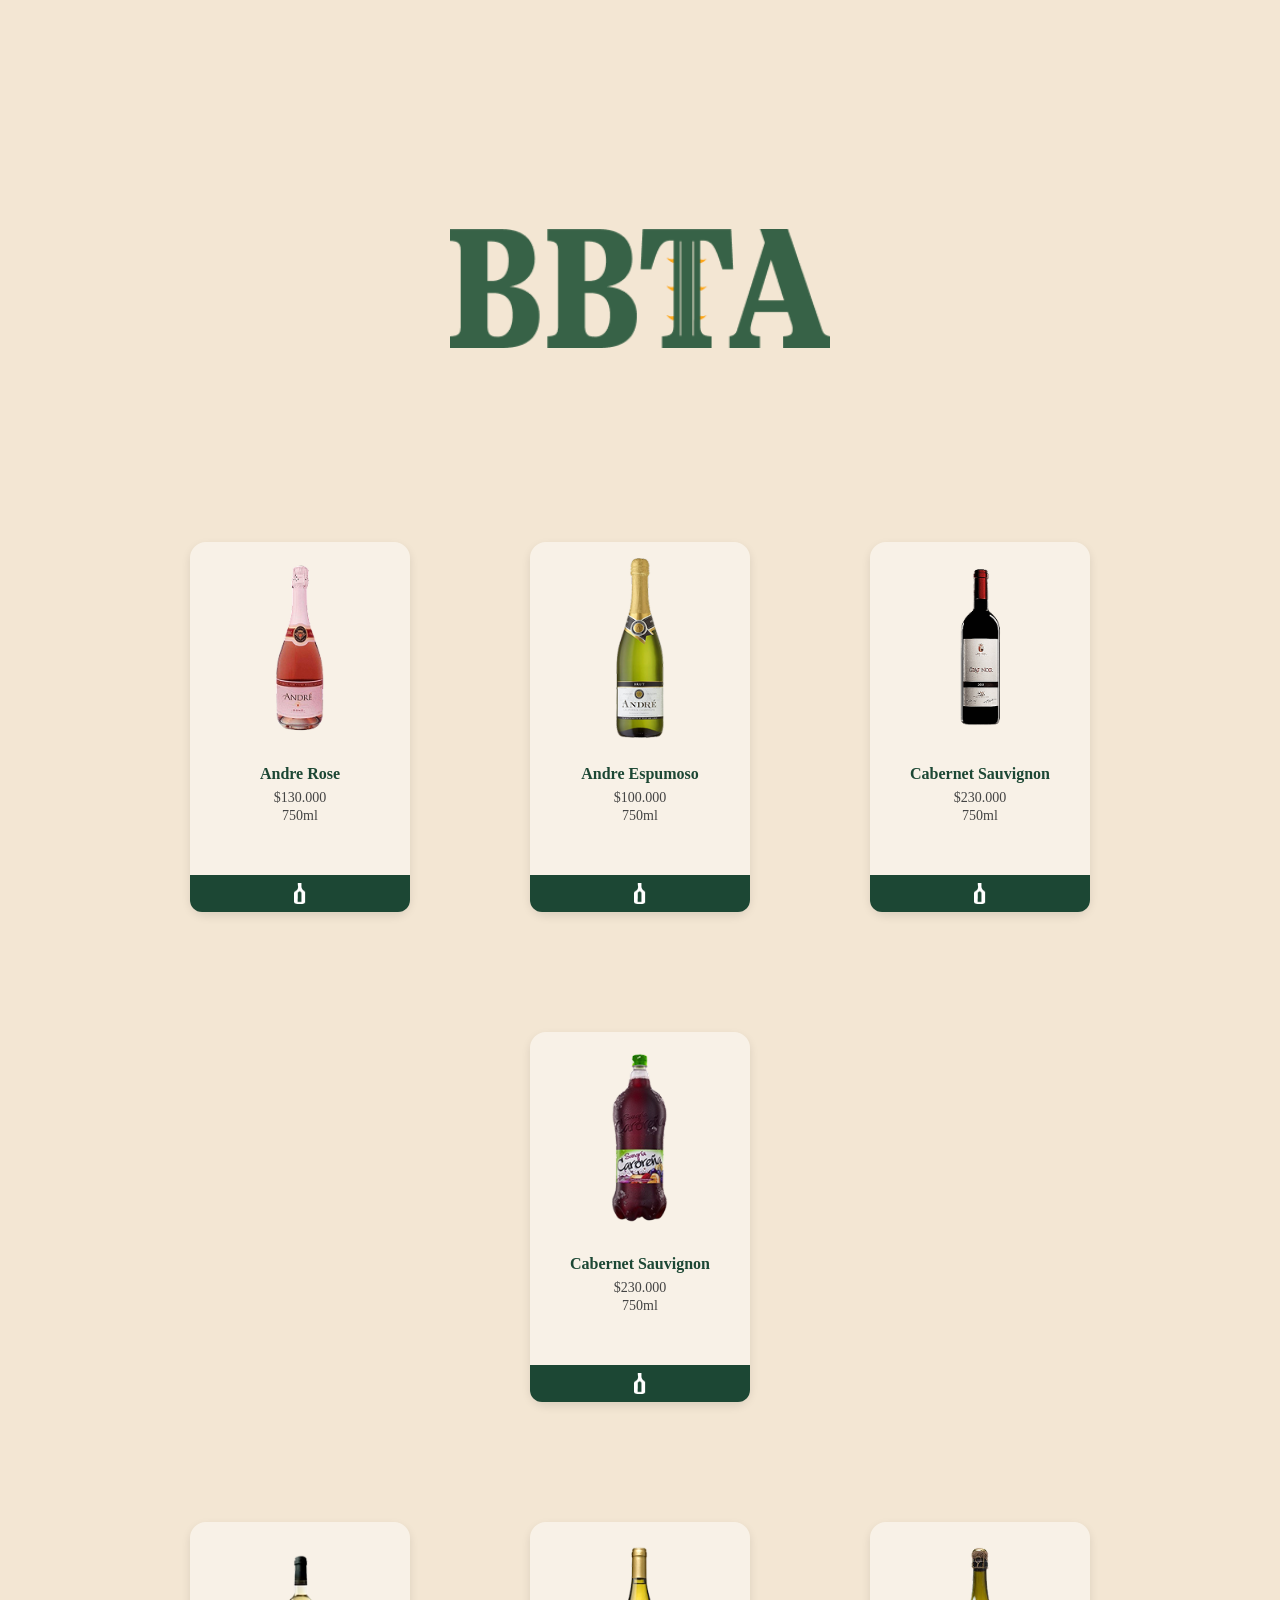
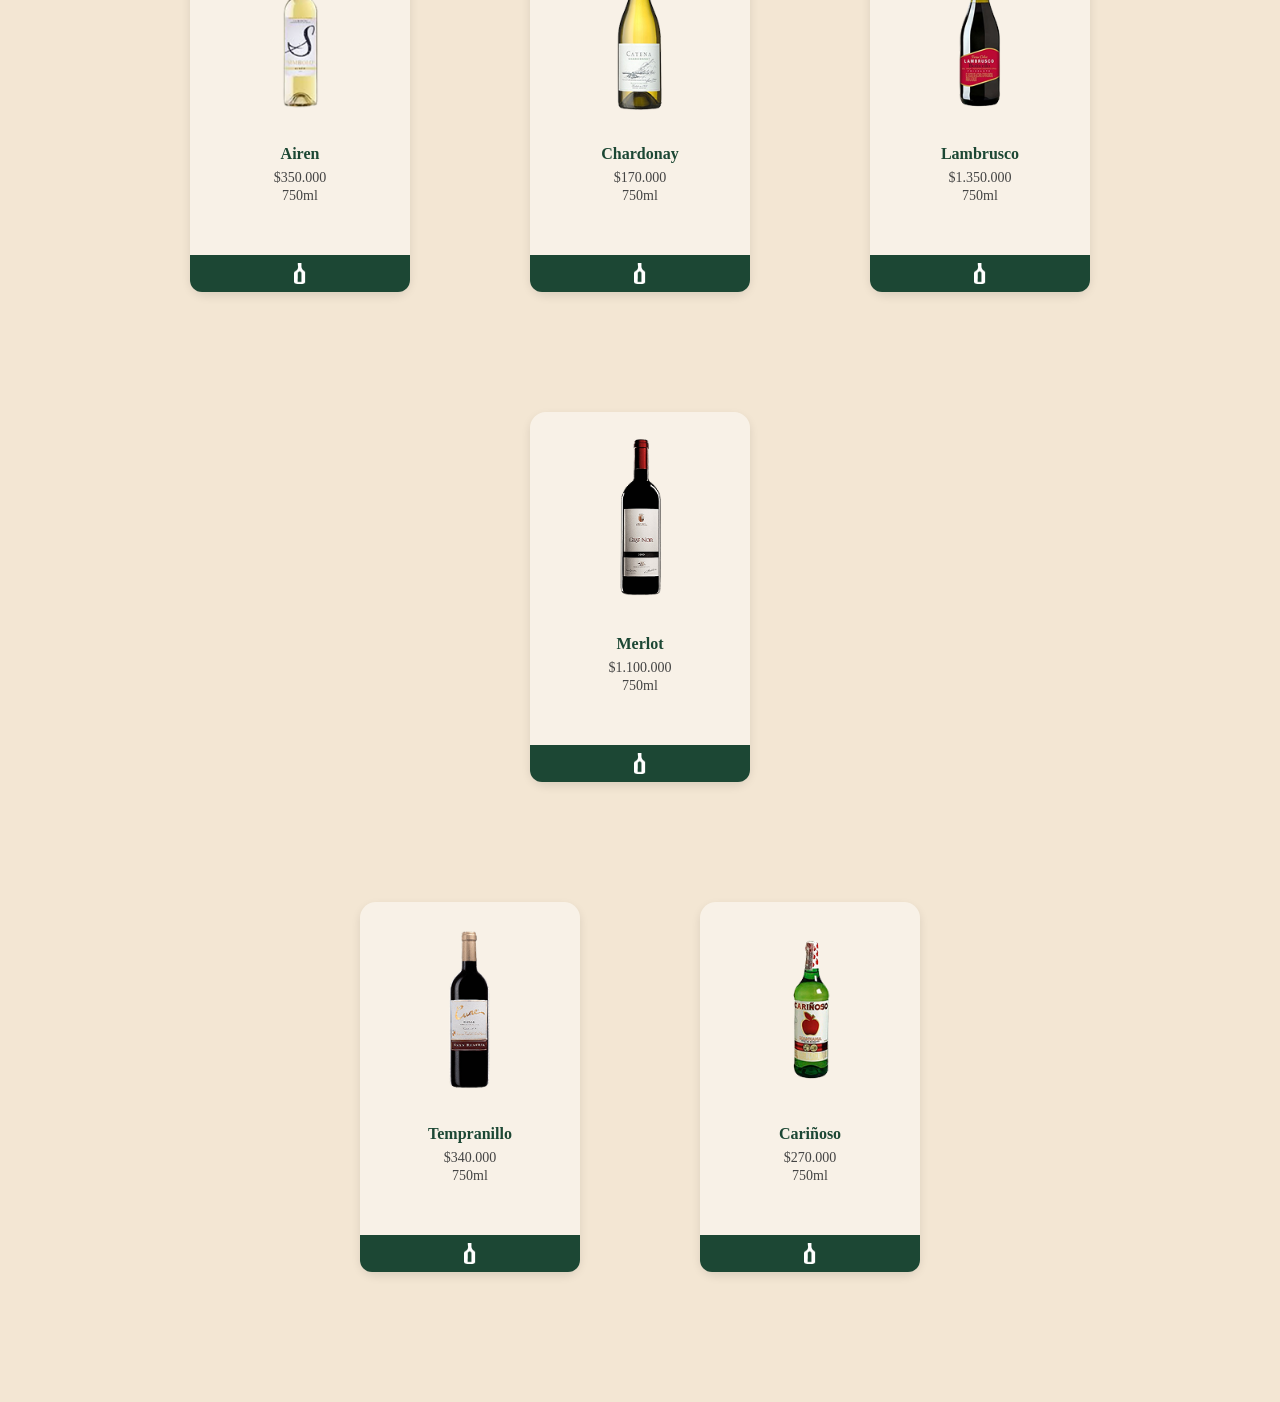
<file: vino.html>
<!DOCTYPE html>
<html lang="es">
<head>
  <meta charset="UTF-8" />
  <meta name="viewport" content="width=device-width, initial-scale=1.0"/>
  <title>BBTA</title>
  <link rel="stylesheet" href="vino.css">
  <link rel="stylesheet" href="cart.css">
  <link href="https://fonts.googleapis.com/css2?family=Roboto:wght@700&display=swap" rel="stylesheet">
  <link href="https://unpkg.com/aos@2.3.4/dist/aos.css" rel="stylesheet">
</head>
<body>

<a href="user.html" class="icono-usuario">
  <img src="img/user.png" alt="Usuario">
</a>

<div class="navegacion-categorias">
  <a href="tequila.html">TEQUILA</a>
  <a href="whisky.html">WHISKY</a>
  <a href="aguardiente.html">AGUARDIENTE</a>
</div>

<!-- Sección principal -->
<div class="container">
  <div class="title">VINO</div>
  <img src="img/vino.png" alt="Botella de Vino" class="bottle">
</div>

<!-- Desvanecido con patrón -->
<div class="fade-section"></div>

<!-- Sección POPULARES -->
<div class="populares-section">
  <h2 class="populares-title" data-aos="fade-up">POPULARES</h2>
  <div class="botellas-container">
    <img src="img/botella 9.png" alt="Botella 1" class="botella" data-aos="fade-up" data-aos-delay="100">
    <img src="img/botella 10.png" alt="Botella 2" class="botella" data-aos="fade-up" data-aos-delay="200">
    <img src="img/botella 11.png" alt="Botella 3" class="botella" data-aos="fade-up" data-aos-delay="300">
    <img src="img/botella 12.png" alt="Botella 4" class="botella" data-aos="fade-up" data-aos-delay="400">
  </div>
</div>

<!-- Logo BBTA -->
<div class="logo-section">
  <img src="img/logo.png" alt="Logo BBTA" class="logo-bbta">
</div>

<!-- Sección de cuadros -->
<div class="cuadros-section">

  <!-- Fila 1 -->
  <div class="fila">
    <div class="cuadro">
      <img src="img/B21.png" class="imagen-botella">
      <div class="info-botella">
        <h4>Andre Rose</h4>
        <p>$130.000</p>
        <p>750ml</p>
      </div>
      <div class="boton-verde" onclick="addToCart('Andre Rose', '$130.000', 'img/B21.png')">
        <img src="img/Vector.png" alt="Agregar" class="icono-vermas">
      </div>
    </div>

    <div class="cuadro">
      <img src="img/B22.png" class="imagen-botella">
      <div class="info-botella">
        <h4>Andre Espumoso</h4>
        <p>$100.000</p>
        <p>750ml</p>
      </div>
      <div class="boton-verde" onclick="addToCart('Andre Espumoso', '$100.000', 'img/B22.png')">
        <img src="img/Vector.png" alt="Agregar" class="icono-vermas">
      </div>
    </div>

    <div class="cuadro">
      <img src="img/B23.png" class="imagen-botella">
      <div class="info-botella">
        <h4>Cabernet Sauvignon</h4>
        <p>$230.000</p>
        <p>750ml</p>
      </div>
      <div class="boton-verde" onclick="addToCart('Cabernet Sauvignon (B23)', '$230.000', 'img/B23.png')">
        <img src="img/Vector.png" alt="Agregar" class="icono-vermas">
      </div>
    </div>

    <div class="cuadro">
      <img src="img/B24.png" class="imagen-botella">
      <div class="info-botella">
        <h4>Cabernet Sauvignon</h4>
        <p>$230.000</p>
        <p>750ml</p>
      </div>
      <div class="boton-verde" onclick="addToCart('Cabernet Sauvignon (B24)', '$230.000', 'img/B24.png')">
        <img src="img/Vector.png" alt="Agregar" class="icono-vermas">
      </div>
    </div>
  </div>

  <!-- Fila 2 -->
  <div class="fila">
    <div class="cuadro">
      <img src="img/B25.png" class="imagen-botella">
      <div class="info-botella">
        <h4>Airen</h4>
        <p>$350.000</p>
        <p>750ml</p>
      </div>
      <div class="boton-verde" onclick="addToCart('Airen', '$350.000', 'img/B25.png')">
        <img src="img/Vector.png" alt="Agregar" class="icono-vermas">
      </div>
    </div>

    <div class="cuadro">
      <img src="img/B26.png" class="imagen-botella">
      <div class="info-botella">
        <h4>Chardonay</h4>
        <p>$170.000</p>
        <p>750ml</p>
      </div>
      <div class="boton-verde" onclick="addToCart('Chardonay', '$170.000', 'img/B26.png')">
        <img src="img/Vector.png" alt="Agregar" class="icono-vermas">
      </div>
    </div>

    <div class="cuadro">
      <img src="img/B27.png" class="imagen-botella">
      <div class="info-botella">
        <h4>Lambrusco</h4>
        <p>$1.350.000</p>
        <p>750ml</p>
      </div>
      <div class="boton-verde" onclick="addToCart('Lambrusco', '$1.350.000', 'img/B27.png')">
        <img src="img/Vector.png" alt="Agregar" class="icono-vermas">
      </div>
    </div>

    <div class="cuadro">
      <img src="img/B28.png" class="imagen-botella">
      <div class="info-botella">
        <h4>Merlot</h4>
        <p>$1.100.000</p>
        <p>750ml</p>
      </div>
      <div class="boton-verde" onclick="addToCart('Merlot', '$1.100.000', 'img/B28.png')">
        <img src="img/Vector.png" alt="Agregar" class="icono-vermas">
      </div>
    </div>
  </div>

  <!-- Fila 3 -->
  <div class="fila">
    <div class="cuadro-grande">
      <img src="img/B29.png" class="imagen-botella">
      <div class="info-botella">
        <h4>Tempranillo</h4>
        <p>$340.000</p>
        <p>750ml</p>
      </div>
      <div class="boton-verde" onclick="addToCart('Tempranillo', '$340.000', 'img/B29.png')">
        <img src="img/Vector.png" alt="Agregar" class="icono-vermas">
      </div>
    </div>

    <div class="cuadro-grande">
      <img src="img/B30.png" class="imagen-botella">
      <div class="info-botella">
        <h4>Cariñoso</h4>
        <p>$270.000</p>
        <p>750ml</p>
      </div>
      <div class="boton-verde" onclick="addToCart('Cariñoso', '$270.000', 'img/B30.png')">
        <img src="img/Vector.png" alt="Agregar" class="icono-vermas">
      </div>
    </div>
  </div>

</div>

<!-- AOS Animation JS -->
<script src="https://unpkg.com/aos@2.3.4/dist/aos.js"></script>
<script>
  AOS.init();
</script>
<script src="cart.js"></script>

</body>
</html>
</file>
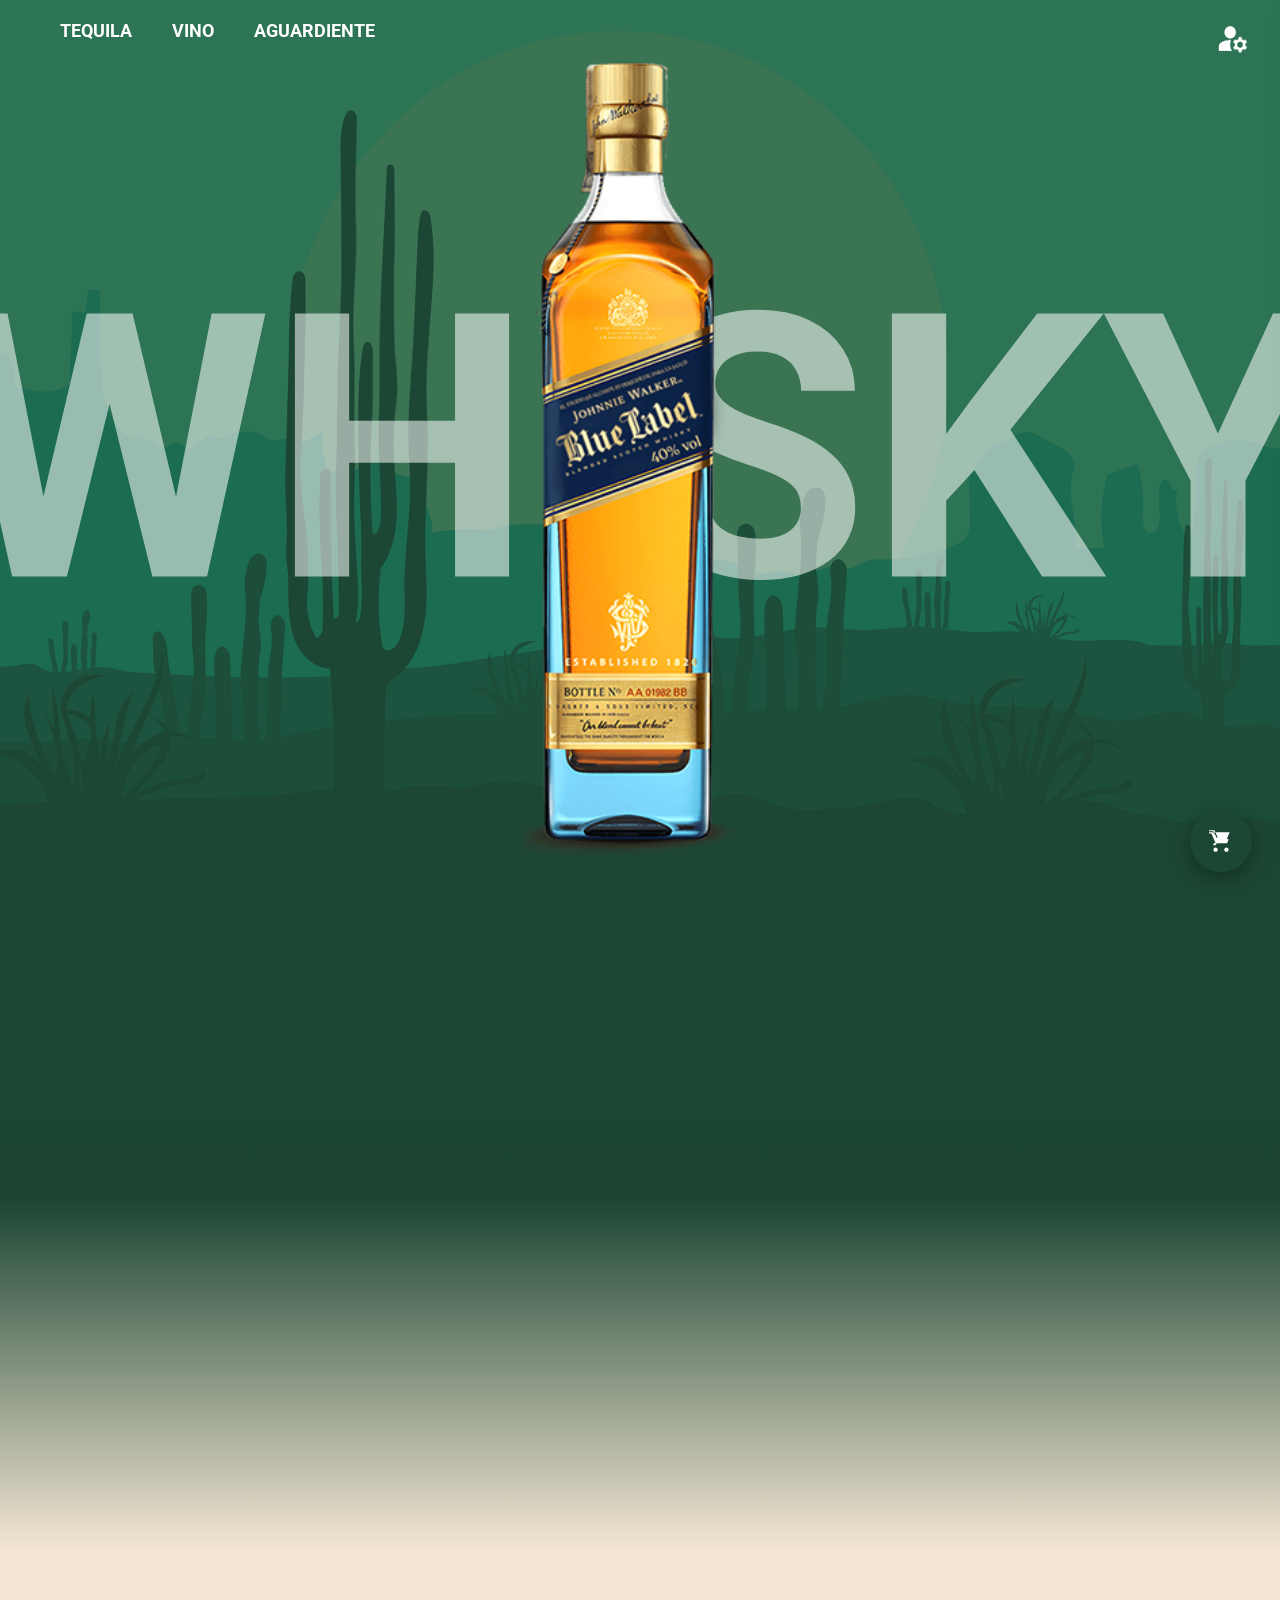
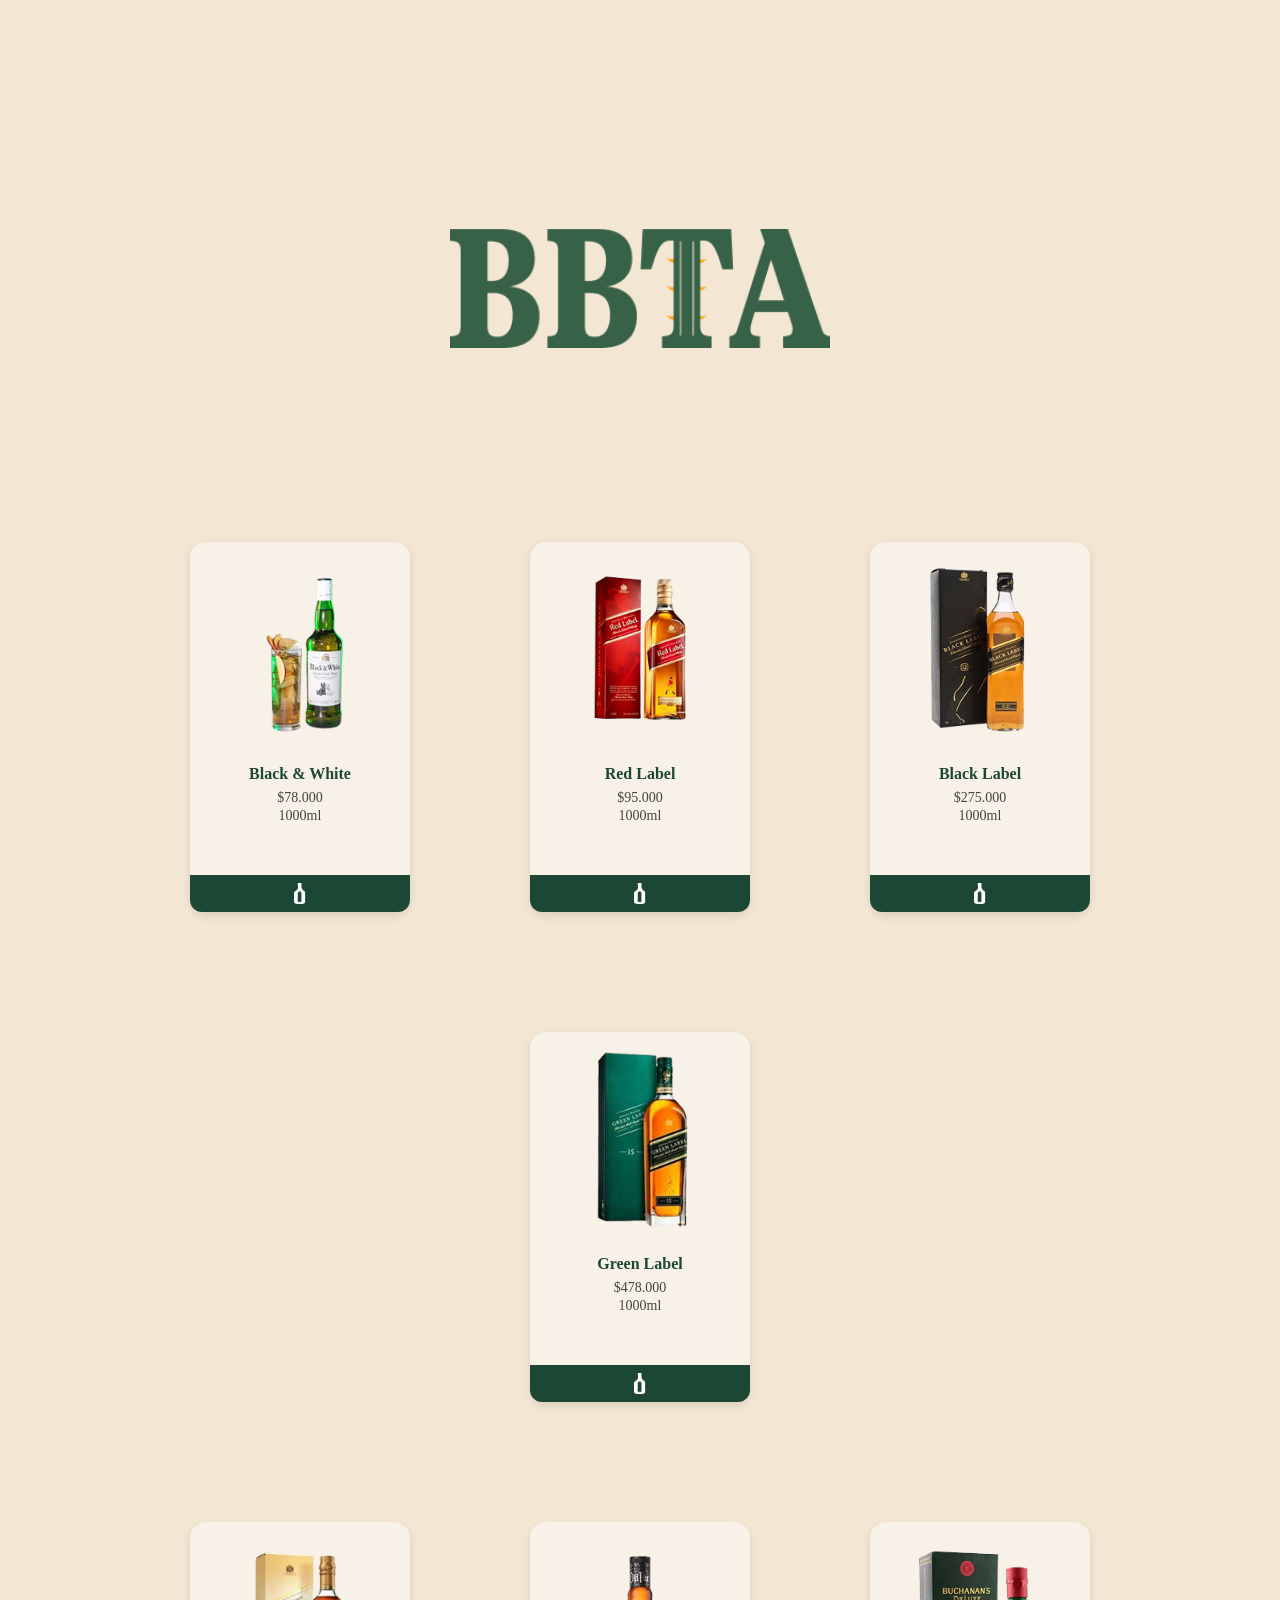
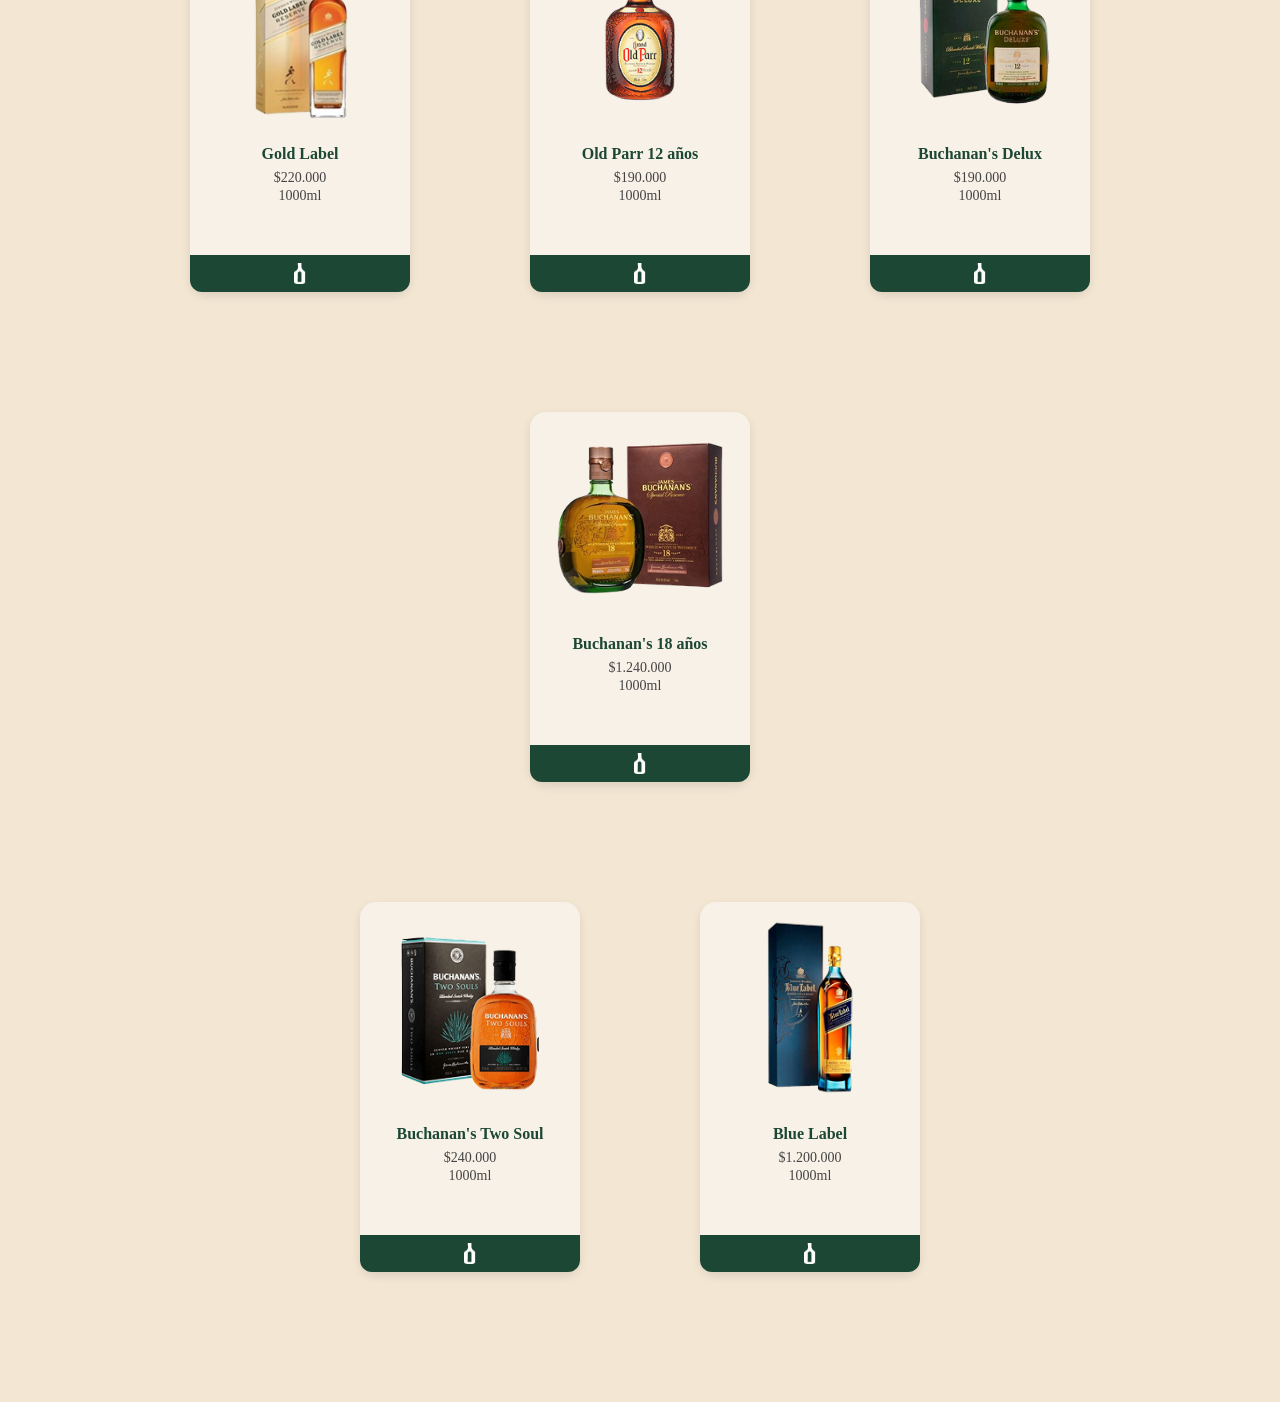
<file: whisky.html>
<!DOCTYPE html>
<html lang="es">
<head>
  <meta charset="UTF-8" />
  <meta name="viewport" content="width=device-width, initial-scale=1.0"/>
  <title>BBTA</title>
  <link rel="stylesheet" href="whisky.css">
  <link rel="stylesheet" href="cart.css">
  <link href="https://fonts.googleapis.com/css2?family=Roboto:wght@700&display=swap" rel="stylesheet">
  <link href="https://unpkg.com/aos@2.3.4/dist/aos.css" rel="stylesheet">
</head>
<body>

<a href="user.html" class="icono-usuario">
  <img src="img/user.png" alt="Usuario">
</a>

<div class="navegacion-categorias">
  <a href="tequila.html">TEQUILA</a>
  <a href="vino.html">VINO</a>
  <a href="aguardiente.html">AGUARDIENTE</a>
</div>

<!-- Sección principal -->
<div class="container">
  <div class="title">WHISKY</div>
  <img src="img/whisky.png" alt="Botella de Whisky" class="bottle">
</div>

<!-- Desvanecido con patrón -->
<div class="fade-section"></div>

<!-- Sección POPULARES -->
<div class="populares-section">
  <h2 class="populares-title" data-aos="fade-up">POPULARES</h2>
  <div class="botellas-container">
    <img src="img/botella 5.png" alt="Botella 1" class="botella" data-aos="fade-up" data-aos-delay="100">
    <img src="img/botella 6.png" alt="Botella 2" class="botella" data-aos="fade-up" data-aos-delay="200">
    <img src="img/botella 7.png" alt="Botella 3" class="botella" data-aos="fade-up" data-aos-delay="300">
    <img src="img/botella 8.png" alt="Botella 4" class="botella" data-aos="fade-up" data-aos-delay="400">
  </div>
</div>

<!-- Logo BBTA -->
<div class="logo-section">
  <img src="img/logo.png" alt="Logo BBTA" class="logo-bbta">
</div>

<!-- Sección de cuadros -->
<div class="cuadros-section">
  <div class="fila">
    <div class="cuadro">
      <img src="img/B11.png" class="imagen-botella">
      <div class="info-botella">
        <h4>Black & White</h4>
        <p>$78.000</p>
        <p>1000ml</p>
      </div>
      <div class="boton-verde" onclick="addToCart('Black &amp; White', '$78.000', 'img/B11.png')">
        <img src="img/Vector.png" alt="Agregar" class="icono-vermas">
      </div>
    </div>
    <div class="cuadro">
      <img src="img/B12.png" class="imagen-botella">
      <div class="info-botella">
        <h4>Red Label</h4>
        <p>$95.000</p>
        <p>1000ml</p>
      </div>
      <div class="boton-verde" onclick="addToCart('Red Label', '$95.000', 'img/B12.png')">
        <img src="img/Vector.png" alt="Agregar" class="icono-vermas">
      </div>
    </div>
    <div class="cuadro">
      <img src="img/B13.png" class="imagen-botella">
      <div class="info-botella">
        <h4>Black Label</h4>
        <p>$275.000</p>
        <p>1000ml</p>
      </div>
      <div class="boton-verde" onclick="addToCart('Black Label', '$275.000', 'img/B13.png')">
        <img src="img/Vector.png" alt="Agregar" class="icono-vermas">
      </div>
    </div>
    <div class="cuadro">
      <img src="img/B14.png" class="imagen-botella">
      <div class="info-botella">
        <h4>Green Label</h4>
        <p>$478.000</p>
        <p>1000ml</p>
      </div>
      <div class="boton-verde" onclick="addToCart('Green Label', '$478.000', 'img/B14.png')">
        <img src="img/Vector.png" alt="Agregar" class="icono-vermas">
      </div>
    </div>
  </div>

  <div class="fila">
    <div class="cuadro">
      <img src="img/B15.png" class="imagen-botella">
      <div class="info-botella">
        <h4>Gold Label</h4>
        <p>$220.000</p>
        <p>1000ml</p>
      </div>
      <div class="boton-verde" onclick="addToCart('Gold Label', '$220.000', 'img/B15.png')">
        <img src="img/Vector.png" alt="Agregar" class="icono-vermas">
      </div>
    </div>
    <div class="cuadro">
      <img src="img/B16.png" class="imagen-botella">
      <div class="info-botella">
        <h4>Old Parr 12 años</h4>
        <p>$190.000</p>
        <p>1000ml</p>
      </div>
      <div class="boton-verde" onclick="addToCart('Old Parr 12 años', '$190.000', 'img/B16.png')">
        <img src="img/Vector.png" alt="Agregar" class="icono-vermas">
      </div>
    </div>
    <div class="cuadro">
      <img src="img/B17.png" class="imagen-botella">
      <div class="info-botella">
        <h4>Buchanan's Delux</h4>
        <p>$190.000</p>
        <p>1000ml</p>
      </div>
      <div class="boton-verde" onclick="addToCart('Buchanan\'s Delux', '$190.000', 'img/B17.png')">
        <img src="img/Vector.png" alt="Agregar" class="icono-vermas">
      </div>
    </div>
    <div class="cuadro">
      <img src="img/B18.png" class="imagen-botella">
      <div class="info-botella">
        <h4>Buchanan's 18 años</h4>
        <p>$1.240.000</p>
        <p>1000ml</p>
      </div>
      <div class="boton-verde" onclick="addToCart('Buchanan\'s 18 años', '$1.240.000', 'img/B18.png')">
        <img src="img/Vector.png" alt="Agregar" class="icono-vermas">
      </div>
    </div>
  </div>

  <div class="fila">
    <div class="cuadro-grande">
      <img src="img/B19.png" class="imagen-botella">
      <div class="info-botella">
        <h4>Buchanan's Two Soul</h4>
        <p>$240.000</p>
        <p>1000ml</p>
      </div>
      <div class="boton-verde" onclick="addToCart('Buchanan\'s Two Soul', '$240.000', 'img/B19.png')">
        <img src="img/Vector.png" alt="Agregar" class="icono-vermas">
      </div>
    </div>
    <div class="cuadro-grande">
      <img src="img/B20.png" class="imagen-botella">
      <div class="info-botella">
        <h4>Blue Label</h4>
        <p>$1.200.000</p>
        <p>1000ml</p>
      </div>
      <div class="boton-verde" onclick="addToCart('Blue Label', '$1.200.000', 'img/B20.png')">
        <img src="img/Vector.png" alt="Agregar" class="icono-vermas">
      </div>
    </div>
  </div>
</div>

<!-- AOS Animation JS -->
<script src="https://unpkg.com/aos@2.3.4/dist/aos.js"></script>
<script>
  AOS.init();
</script>
<script src="cart.js"></script>

</body>
</html>
</file>
<file: style.css>
css 
/* Reset básico */
* {
  box-sizing: border-box;
  margin: 0;
  padding: 0;
  font-family: 'EB Garamond', serif;
}

body {
  background: url("img/Floral_Bkg_51_E_Monochrome.jpg") no-repeat center center fixed;
  background-size: cover;
  height: 100vh;
  position: relative;
  color: #ffffff;
  display: flex;
  align-items: center;
  justify-content: center;
  overflow: hidden;
}

/* Capa oscura con blur */
.overlay {
  position: absolute;
  inset: 0;
  background-color: rgba(23, 61, 46, 0.9);
  z-index: 0;
  backdrop-filter: brightness(50%) blur(1px);
}

.login-container {
  z-index: 1;
  position: relative;
  width: 100%;
  max-width: 450px;
  padding: 60px 40px;
  border: 1px solid #ffffff;
  background-color: rgba(23, 61, 46, 0.7);
}

/* Animación del cuadro */
.login-box {
  opacity: 0;
  transform: scale(0.98);
  transition: opacity 0.6s ease, transform 0.6s ease;
}

.login-box.show {
  opacity: 1;
  transform: scale(1);
}

.fade-active .login-box {
  opacity: 0;
  transform: scale(0.98);
}

.login-box h1 {
  font-size: 36px;
  text-align: center;
  margin-bottom: 10px;
  letter-spacing: 2px;
}

.subtitle {
  text-align: center;
  margin-bottom: 30px;
  font-size: 14px;
  letter-spacing: 1px;
  color: #d9d9d9;
}

form {
  display: flex;
  flex-direction: column;
}

label {
  font-size: 14px;
  margin-bottom: 5px;
  color: #d9d9d9;
}

input {
  padding: 8px 5px;
  margin-bottom: 20px;
  border: none;
  border-bottom: 1px solid #ccc;
  background-color: transparent;
  color: white;
  font-size: 16px;
}

input::placeholder {
  color: #ccc;
}

button {
  padding: 10px;
  border: none;
  border-radius: 30px;
  background-color: #a6b4a9;
  color: #173D2E;
  font-weight: bold;
  cursor: pointer;
  margin-top: 10px;
  font-size: 16px;
}

/* Enlace blanco con efecto elegante */
.link-white {
  display: block;
  margin-top: 20px;
  text-align: center;
  font-size: 13px;
  text-decoration: none;
  color: #ffffff;
  font-style: italic;
  position: relative;
  transition: color 0.3s ease;
}

.link-white::after {
  content: "";
  display: block;
  width: 0%;
  height: 1px;
  background-color: #ffffff;
  transition: width 0.3s ease;
  position: absolute;
  left: 50%;
  bottom: 0;
  transform: translateX(-50%);
}

.link-white:hover {
  color: #a6b4a9;
}

.link-white:hover::after {
  width: 60%;
}

/* Pantalla de fade suave */
.fade-screen {
  position: fixed;
  inset: 0;
  background-color: #173D2E;
  opacity: 0;
  pointer-events: none;
  z-index: 9999;
  transition: opacity 0.6s ease;
}

.fade-screen--active {
  opacity: 1;
  pointer-events: all;
}
body, html {
  margin: 0;
  padding: 0;
  height: 100%;
  font-family: 'EB Garamond', serif;
  background-color: #f3e6d3;
  overflow: hidden;
}

.container {
  display: flex;
  width: 100%;
  height: 100vh;
  transition: all 1.2s ease;
}

.category {
  flex: 1;
  position: relative;
  background-color: #f3e6d3;
  overflow: hidden;
  display: flex;
  justify-content: center;
  align-items: center;
  transition: all 1.2s ease;
}

.category::before {
  content: "";
  position: absolute;
  top: 0;
  left: 0;
  width: 100%;
  height: 100%;
  background-image: url('img/fondo.png');
  background-size: 400% 100%;
  background-repeat: no-repeat;
  opacity: 0;
  transition: opacity 0.5s ease;
  z-index: 0;
}

.category.tequila::before { background-position: 0% 0%; }
.category.whisky::before { background-position: 33.33% 0%; }
.category.vino::before { background-position: 66.66% 0%; }
.category.aguardiente::before { background-position: 100% 0%; }

.category:hover::before {
  opacity: 1;
}

.category .text {
  position: absolute;
  top: 50%;
  transform: translateY(-50%);
  text-align: center;
  color: #222;
  transition: all 0.5s ease;
  z-index: 2;
}

.category:hover .text {
  color: white;
  top: 88%;
}

.category h2 {
  font-family: 'Roboto', sans-serif;
  font-weight: 700;
  font-size: 2rem;
  margin: 0;
}

.category button {
  margin-top: 10px;
  padding: 10px 20px;
  font-family: inherit;
  border: 1px solid #222;
  background: transparent;
  cursor: pointer;
  border-radius: 20px;
  transition: background 0.3s, color 0.3s;
}

.category:hover button {
  background: white;
  color: black;
}

.category .bottle {
  position: absolute;
  top: 50%;
  left: 50%;
  transform: translate(-50%, -50%) scale(0.9);
  max-height: 65%;
  opacity: 0;
  transition: all 1.2s ease;
  z-index: 1;
  pointer-events: none;
}

.category:hover .bottle {
  opacity: 1;
}

.category.fade-out {
  opacity: 1;
  filter: blur(1px);
  transition: filter 1.2s ease;
}

/* Animaciones de expansión */
.category.expand-slide,
.category.expand-slide-center,
.category.expand-slide-left {
  flex: none;
  position: absolute;
  top: 0;
  height: 100%;
  width: 25%;
  background-color: #f3e6d3;
  z-index: 10;
}

/* Tequila (slide desde izquierda) */
.category.expand-slide {
  animation: expandSlideRight 1.5s forwards ease-in-out;
}

/* Whisky y Vino (centro) */
.category.expand-slide-center {
  animation: expandCenter 1.5s forwards ease-in-out;
}

/* Aguardiente (expansión desde derecha hacia la izquierda) */
.category.expand-slide-left {
  animation: expandSlideLeft 1.5s forwards ease-in-out;
}

.slide-tequila { left: 0; }
.slide-whisky { left: 25%; }
.slide-vino { left: 50%; }
.slide-aguardiente { left: 75%; }

@keyframes expandSlideRight {
  0% { width: 25%; }
  100% { width: 100%; }
}

@keyframes expandCenter {
  0% { width: 25%; }
  100% {
    left: 0;
    width: 100%;
  }
}

@keyframes expandSlideLeft {
  0% {
    left: 75%;
    width: 25%;
  }
  100% {
    left: 0;
    width: 100%;
  }
}

/* Contenido expandido */
.category.expand-slide::before,
.category.expand-slide-center::before,
.category.expand-slide-left::before {
  opacity: 1 !important;
  background-position: center !important;
  background-size: cover !important;
}

.category.expand-slide .bottle,
.category.expand-slide-center .bottle,
.category.expand-slide-left .bottle {
  opacity: 1;
  left: 50%;
  top: 50%;
  transform: translate(-50%, -50%) scale(1.5);
}

.category.expand-slide .text,
.category.expand-slide-center .text,
.category.expand-slide-left .text {
  opacity: 0;
  transition: all 0.6s ease;
}
</file>
<file: aguardiente.css>
@import url('https://fonts.googleapis.com/css2?family=Roboto:wght@700&display=swap');

body, html {
  margin: 0;
  padding: 0;
  width: 100%;
  scroll-behavior: smooth;
  font-family: 'EB Garamond', serif;
  background-color: #f3e6d3;
  position: relative;
  z-index: 0;
}

.navegacion-categorias {
  position: absolute;
  top: 20px;
  left: 60px; /* <-- antes era 20px, ahora más a la derecha */
  display: flex;
  gap: 40px; /* separa más los botones entre sí */
  z-index: 10;
}

.navegacion-categorias a {
  font-family: 'Roboto', sans-serif;
  font-weight: bold;
  color: white;
  text-decoration: none;
  font-size: 18px; /* <-- antes era 16px */
  transition: opacity 0.3s ease;
}

.navegacion-categorias a:hover {
  opacity: 0.7;
  cursor: pointer;
}

.icono-usuario {
  position: absolute;
  top: 20px;
  right: 30px; /* separarlo un poco del borde derecho */
  z-index: 10;
}

.icono-usuario img {
  width: 34px; /* ajusta el tamaño según necesites */
  height: auto;
  cursor: pointer;
  transition: opacity 0.3s ease;
}

.icono-usuario img:hover {
  opacity: 0.8;
}

/* Fondo patrón en zona beige */
body::before {
  content: '';
  position: fixed;
  top: 0;
  left: 0;
  width: 100%;
  height: 100%;
  background-image: url('img/patron.jpg');
  background-repeat: repeat;
  background-size: cover;
  opacity: 0.15;
  pointer-events: none;
  z-index: 0;
}

/* Sección inicial */
.container {
  width: 100vw;
  height: 100vh;
  background-image: url('img/fondo.png');
  background-size: cover;
  background-position: center;
  display: flex;
  justify-content: center;
  align-items: center;
  position: relative;
  overflow: hidden;
  z-index: 1;
}

.bottle {
  max-height: 65%;
  transform: scale(1.5);
  z-index: 2;
  animation: bottleFade 1.5s ease forwards;
}

/* Título */
.title {
  position: absolute;
  top: 50%;
  left: 50%;
  transform: translate(-50%, -50%) scale(0.95);
  font-family: 'Roboto', sans-serif;
  font-size: 280px;
  font-weight: bold;
  color: white;
  opacity: 0;
  z-index: 1;
  pointer-events: none;
  animation: fadeInTitle 1.5s ease forwards;
  text-align: center;
  line-height: 0.85; /* Ajusta la separación entre AGUA y RDIENTE */
}

.title .linea {
  display: block;
}


/* Desvanecido largo */
.fade-section {
  width: 100%;
  height: 700px;
  margin-top: -50px;
  background: linear-gradient(
    to bottom,
    #1C4734 0%,
    #1C4734 5%,
    hsl(153, 43%, 19%) 50%,
    #f3e6d3 100%
  );
  position: absolute;
  top: 100vh;
  z-index: 0;
}

/* Sección POPULARES */
.populares-section {
  position: relative;
  margin-top: -150px;
  padding: 100px 20px 80px;
  text-align: center;
  z-index: 2;
}

.populares-title {
  font-family: 'Roboto', sans-serif;
  font-size: 100px;
  color: rgba(255, 255, 255, 0.59);
  margin-bottom: 90px;
  letter-spacing: 5px;
  opacity: 0.35;
}

.botellas-container {
  display: flex;
  justify-content: center;
  gap: 30px;
  flex-wrap: wrap;
  z-index: 2;
}

.botella {
  width: 220px;
  height: auto;
  transition: transform 0.3s ease;
}

.botella:hover {
  transform: scale(1.08);
}

/* Logo */
.logo-section {
  margin-top: 100px;
  margin-bottom: 120px;
  text-align: center;
  position: relative;
  z-index: 2;
}

.logo-bbta {
  width: 380px;
  height: auto;
  opacity: 0.9;
  transition: transform 0.3s ease;
}

.logo-bbta:hover {
  transform: scale(1.05);
}

/* Sección de cuadros */
.cuadros-section {
  padding: 60px 40px 120px;
  display: flex;
  flex-direction: column;
  align-items: center;
  gap: 100px;
  z-index: 2;
  position: relative;
}

.fila {
  display: flex;
  justify-content: center;
  gap: 100px;
  flex-wrap: wrap;
}
.cuadro, .cuadro-grande {
  width: 220px;
  height: 370px;
  background-color: rgba(255, 255, 255, 0.46);
  border-radius: 16px;
  box-shadow: 0 4px 10px rgba(0,0,0,0.1);
  padding: 16px;
  box-sizing: border-box;

  display: flex;
  flex-direction: column;
  align-items: center;
  justify-content: flex-start; /* 👈 ESTE CAMBIO */
  text-align: center;
  position: relative;
  margin: 10px;
}


.imagen-botella {
  max-height: 180px;
  max-width: 100%;
  object-fit: contain;
  display: block;
  margin: 0 auto 10px auto; /* 👈 margen inferior */
}



.cuadro:hover,
.cuadro-grande:hover {
  transform: translateY(-6px);
  box-shadow: 0 8px 20px rgba(0, 0, 0, 0.15);
}
/* Botón verde con ícono centrado */
.boton-verde {
  background-color: #1C4734;
  position: absolute;
  bottom: 0;
  left: 0;
  width: 100%;
  padding: 8px 0; /* MÁS DELGADO */
  border-bottom-left-radius: 12px;
  border-bottom-right-radius: 12px;
  display: flex;
  justify-content: center;
  align-items: center;
  cursor: pointer;
  transition: background-color 0.3s ease;
}

.boton-verde:hover {
  background-color: #276b4d;
}

/* Ícono dentro del botón */
.icono-vermas {
  width: 12px; /* tamaño reducido para armonizar visualmente */
  height: auto;
}

.info-botella {
  text-align: center; /* Centra horizontalmente el texto */
  padding: 10px 5px;
  font-family: 'EB Garamond', serif;
}

.info-botella h4 {
  font-size: px; /* Cambia este valor para hacerlo más pequeño o más grande */
  margin: 7px 0;
  color: #1C4734;
}

.info-botella p {
  font-size: 14px; /* Cambia este valor también si quieres reducirlo */
  margin: 2px 0;
  color: #444;
}



/* Animaciones */
@keyframes fadeInTitle {
  0% {
    opacity: 0;
    transform: translate(-50%, -50%) scale(0.95);
  }
  100% {
    opacity: 0.55;
    transform: translate(-50%, -50%) scale(1);
  }
}

@keyframes bottleFade {
  0% {
    opacity: 0;
    transform: scale(1.2);
  }
  100% {
    opacity: 1;
    transform: scale(1.5);
  }
}
</file>
<file: cart.css>
/* ========================================
   CART.CSS - Carrito flotante BBTA
   Agregar en: tequila, whisky, vino, aguardiente
   ======================================== */

/* --- Botón flotante del carrito --- */
.cart-fab {
  position: fixed;
  bottom: 28px;
  right: 28px;
  width: 62px;
  height: 62px;
  background-color: #1C4734;
  border-radius: 50%;
  display: flex;
  align-items: center;
  justify-content: center;
  cursor: pointer;
  z-index: 1000;
  box-shadow: 0 6px 24px rgba(0,0,0,0.35);
  transition: transform 0.25s ease, background-color 0.25s ease, box-shadow 0.25s ease;
  border: none;
}

.cart-fab:hover {
  background-color: #276b4d;
  transform: scale(1.08);
  box-shadow: 0 10px 32px rgba(0,0,0,0.45);
}

.cart-fab svg {
  width: 26px;
  height: 26px;
  fill: white;
}

/* Burbuja contador */
.cart-badge {
  position: absolute;
  top: -4px;
  right: -4px;
  background-color: #e63946;
  color: white;
  font-family: 'Roboto', sans-serif;
  font-size: 12px;
  font-weight: 700;
  width: 22px;
  height: 22px;
  border-radius: 50%;
  display: flex;
  align-items: center;
  justify-content: center;
  opacity: 0;
  transform: scale(0);
  transition: transform 0.3s cubic-bezier(0.34, 1.56, 0.64, 1), opacity 0.3s ease;
  pointer-events: none;
}

.cart-badge.visible {
  opacity: 1;
  transform: scale(1);
}

.cart-badge.pop {
  animation: badgePop 0.35s cubic-bezier(0.34, 1.56, 0.64, 1);
}

@keyframes badgePop {
  0%   { transform: scale(1); }
  50%  { transform: scale(1.5); }
  100% { transform: scale(1); }
}

/* --- Panel lateral del carrito --- */
.cart-panel {
  position: fixed;
  top: 0;
  right: -400px;
  width: 360px;
  height: 100vh;
  background-color: #ffffff;
  z-index: 1100;
  box-shadow: -6px 0 40px rgba(0,0,0,0.25);
  display: flex;
  flex-direction: column;
  transition: right 0.4s cubic-bezier(0.4, 0, 0.2, 1);
  overflow: hidden;
}

.cart-panel.open {
  right: 0;
}

.cart-overlay {
  position: fixed;
  inset: 0;
  background-color: rgba(0,0,0,0.45);
  z-index: 1050;
  opacity: 0;
  pointer-events: none;
  transition: opacity 0.35s ease;
}

.cart-overlay.show {
  opacity: 1;
  pointer-events: all;
}

.cart-header {
  background-color: #1C4734;
  color: white;
  padding: 20px 22px;
  display: flex;
  justify-content: space-between;
  align-items: center;
}

.cart-header h3 {
  font-family: 'Roboto', sans-serif;
  font-size: 18px;
  font-weight: 700;
  margin: 0;
  letter-spacing: 1px;
}

.cart-close {
  background: transparent;
  border: none;
  color: white;
  font-size: 26px;
  cursor: pointer;
  line-height: 1;
  padding: 0;
  transition: opacity 0.2s ease;
}

.cart-close:hover {
  opacity: 0.7;
}

.cart-items {
  flex: 1;
  overflow-y: auto;
  padding: 16px;
  display: flex;
  flex-direction: column;
  gap: 12px;
}

.cart-empty {
  display: flex;
  flex-direction: column;
  align-items: center;
  justify-content: center;
  height: 100%;
  color: #aaa;
  font-family: 'EB Garamond', serif;
  font-size: 18px;
  gap: 12px;
}

.cart-empty svg {
  width: 48px;
  height: 48px;
  opacity: 0.3;
}

.cart-item {
  display: flex;
  align-items: center;
  gap: 12px;
  background-color: #f9f9f9;
  border-radius: 12px;
  padding: 10px 12px;
  animation: slideInItem 0.3s ease forwards;
}

@keyframes slideInItem {
  from { opacity: 0; transform: translateX(20px); }
  to   { opacity: 1; transform: translateX(0); }
}

.cart-item-img {
  width: 50px;
  height: 65px;
  object-fit: contain;
  flex-shrink: 0;
}

.cart-item-info {
  flex: 1;
}

.cart-item-name {
  font-family: 'EB Garamond', serif;
  font-size: 15px;
  color: #1C4734;
  font-weight: 600;
  margin: 0 0 2px;
}

.cart-item-price {
  font-family: 'Roboto', sans-serif;
  font-size: 13px;
  color: #555;
  margin: 0;
}

.cart-item-qty {
  display: flex;
  align-items: center;
  gap: 6px;
}

.qty-btn {
  width: 26px;
  height: 26px;
  border-radius: 50%;
  border: 1.5px solid #1C4734;
  background: transparent;
  color: #1C4734;
  font-size: 16px;
  font-weight: 700;
  cursor: pointer;
  display: flex;
  align-items: center;
  justify-content: center;
  line-height: 1;
  padding: 0;
  transition: background 0.2s, color 0.2s;
}

.qty-btn:hover {
  background-color: #1C4734;
  color: white;
}

.qty-num {
  font-family: 'Roboto', sans-serif;
  font-size: 14px;
  font-weight: 700;
  min-width: 18px;
  text-align: center;
  color: #222;
}

.cart-footer {
  padding: 18px 16px;
  border-top: 1px solid #eee;
  background-color: #fff;
}

.cart-total {
  font-family: 'Roboto', sans-serif;
  font-size: 18px;
  font-weight: 700;
  color: #1C4734;
  margin-bottom: 14px;
  display: flex;
  justify-content: space-between;
  background-color: #f0f7f4;
  padding: 12px 14px;
  border-radius: 10px;
  border: 1.5px solid #1C4734;
}

.cart-whatsapp-btn {
  width: 100%;
  padding: 14px;
  background-color: #25D366;
  border: none;
  border-radius: 30px;
  color: white;
  font-family: 'Roboto', sans-serif;
  font-weight: 700;
  font-size: 15px;
  cursor: pointer;
  display: flex;
  align-items: center;
  justify-content: center;
  gap: 8px;
  transition: background-color 0.25s ease, transform 0.2s ease;
  letter-spacing: 0.5px;
}

.cart-whatsapp-btn:hover {
  background-color: #1ebe5b;
  transform: scale(1.02);
}

.cart-whatsapp-btn svg {
  width: 20px;
  height: 20px;
  fill: white;
}

.cart-clear {
  display: block;
  margin-top: 10px;
  text-align: center;
  font-size: 12px;
  color: #aaa;
  cursor: pointer;
  background: none;
  border: none;
  font-family: 'Roboto', sans-serif;
  text-decoration: underline;
  transition: color 0.2s;
}

.cart-clear:hover {
  color: #e63946;
}

.cart-toast {
  position: fixed;
  bottom: 100px;
  right: 28px;
  background-color: #1C4734;
  color: white;
  font-family: 'Roboto', sans-serif;
  font-size: 13px;
  font-weight: 600;
  padding: 10px 18px;
  border-radius: 30px;
  z-index: 2000;
  opacity: 0;
  transform: translateY(10px);
  pointer-events: none;
  transition: opacity 0.25s ease, transform 0.25s ease;
  white-space: nowrap;
}

.cart-toast.show {
  opacity: 1;
  transform: translateY(0);
}

/* ========================================
   RESPONSIVE - Celular
   ======================================== */

@media (max-width: 768px) {
  .navegacion-categorias {
    left: 12px;
    gap: 14px;
    top: 14px;
    flex-wrap: wrap;
  }

  .navegacion-categorias a {
    font-size: 13px;
  }

  .icono-usuario {
    top: 14px;
    right: 14px;
  }

  .icono-usuario img {
    width: 28px;
  }

  .title {
    font-size: clamp(48px, 20vw, 180px) !important;
    line-height: 0.85;
    white-space: nowrap;
    text-align: center;
  }

  .bottle {
    max-height: 55%;
    transform: scale(1.1) !important;
  }

  .populares-title {
    font-size: clamp(36px, 12vw, 80px);
    margin-bottom: 40px;
    letter-spacing: 2px;
  }

  .botella {
    width: 130px;
  }

  .logo-bbta {
    width: 200px;
  }

  .logo-section {
    margin-top: 50px;
    margin-bottom: 60px;
  }

  .cuadros-section {
    padding: 30px 12px 80px;
    gap: 30px;
  }

  .fila {
    gap: 16px;
    justify-content: center;
  }

  .cuadro, .cuadro-grande {
    width: 155px;
    height: 320px;
    margin: 4px;
    padding: 10px;
  }

  .imagen-botella {
    max-height: 140px;
  }

  .info-botella h4 {
    font-size: 13px;
  }

  .info-botella p {
    font-size: 12px;
  }

  .cart-panel {
    width: 100%;
    right: -100%;
  }

  .cart-fab {
    bottom: 20px;
    right: 20px;
    width: 56px;
    height: 56px;
  }

  .cart-toast {
    right: 50%;
    transform: translateX(50%) translateY(10px);
  }

  .cart-toast.show {
    transform: translateX(50%) translateY(0);
  }
}

@media (max-width: 400px) {
  .cuadro, .cuadro-grande {
    width: 140px;
    height: 300px;
  }

  .fila {
    gap: 10px;
  }
}
</file>
<file: tequila.css>
@import url('https://fonts.googleapis.com/css2?family=Roboto:wght@700&display=swap');

body, html {
  margin: 0;
  padding: 0;
  width: 100%;
  scroll-behavior: smooth;
  font-family: 'EB Garamond', serif;
  background-color: #f3e6d3;
  position: relative;
  z-index: 0;
}

.navegacion-categorias {
  position: absolute;
  top: 20px;
  left: 60px; /* <-- antes era 20px, ahora más a la derecha */
  display: flex;
  gap: 40px; /* separa más los botones entre sí */
  z-index: 10;
}

.navegacion-categorias a {
  font-family: 'Roboto', sans-serif;
  font-weight: bold;
  color: white;
  text-decoration: none;
  font-size: 18px; /* <-- antes era 16px */
  transition: opacity 0.3s ease;
}

.navegacion-categorias a:hover {
  opacity: 0.7;
  cursor: pointer;
}

.icono-usuario {
  position: absolute;
  top: 20px;
  right: 30px; /* separarlo un poco del borde derecho */
  z-index: 10;
}

.icono-usuario img {
  width: 34px; /* ajusta el tamaño según necesites */
  height: auto;
  cursor: pointer;
  transition: opacity 0.3s ease;
}

.icono-usuario img:hover {
  opacity: 0.8;
}

/* Fondo patrón en zona beige */
body::before {
  content: '';
  position: fixed;
  top: 0;
  left: 0;
  width: 100%;
  height: 100%;
  background-image: url('img/patron.jpg');
  background-repeat: repeat;
  background-size: cover;
  opacity: 0.15;
  pointer-events: none;
  z-index: 0;
}

/* Sección inicial */
.container {
  width: 100vw;
  height: 100vh;
  background-image: url('img/fondo.png');
  background-size: cover;
  background-position: center;
  display: flex;
  justify-content: center;
  align-items: center;
  position: relative;
  overflow: hidden;
  z-index: 1;
}

.bottle {
  max-height: 65%;
  transform: scale(1.5);
  z-index: 2;
  animation: bottleFade 1.5s ease forwards;
}

/* Título */
.title {
  position: absolute;
  top: 50%;
  left: 50%;
  transform: translate(-50%, -50%) scale(0.95);
  font-family: 'Roboto', sans-serif;
  font-size: 280px;
  font-weight: bold;
  color: white;
  opacity: 0;
  z-index: 1;
  pointer-events: none;
  animation: fadeInTitle 1.5s ease forwards;
}

/* Desvanecido largo */
.fade-section {
  width: 100%;
  height: 700px;
  margin-top: -50px;
  background: linear-gradient(
    to bottom,
    #1C4734 0%,
    #1C4734 5%,
    hsl(153, 43%, 19%) 50%,
    #f3e6d3 100%
  );
  position: absolute;
  top: 100vh;
  z-index: 0;
}

/* Sección POPULARES */
.populares-section {
  position: relative;
  margin-top: -150px;
  padding: 100px 20px 80px;
  text-align: center;
  z-index: 2;
}

.populares-title {
  font-family: 'Roboto', sans-serif;
  font-size: 100px;
  color: rgba(255, 255, 255, 0.59);
  margin-bottom: 90px;
  letter-spacing: 5px;
  opacity: 0.35;
}

.botellas-container {
  display: flex;
  justify-content: center;
  gap: 30px;
  flex-wrap: wrap;
  z-index: 2;
}

.botella {
  width: 220px;
  height: auto;
  transition: transform 0.3s ease;
}

.botella:hover {
  transform: scale(1.08);
}

/* Logo */
.logo-section {
  margin-top: 100px;
  margin-bottom: 120px;
  text-align: center;
  position: relative;
  z-index: 2;
}

.logo-bbta {
  width: 380px;
  height: auto;
  opacity: 0.9;
  transition: transform 0.3s ease;
}

.logo-bbta:hover {
  transform: scale(1.05);
}

/* Sección de cuadros */
.cuadros-section {
  padding: 60px 40px 120px;
  display: flex;
  flex-direction: column;
  align-items: center;
  gap: 100px;
  z-index: 2;
  position: relative;
}

.fila {
  display: flex;
  justify-content: center;
  gap: 100px;
  flex-wrap: wrap;
}
.cuadro, .cuadro-grande {
  width: 220px;
  height: 370px;
  background-color: rgba(255, 255, 255, 0.46);
  border-radius: 16px;
  box-shadow: 0 4px 10px rgba(0,0,0,0.1);
  padding: 16px;
  box-sizing: border-box;

  display: flex;
  flex-direction: column;
  align-items: center;
  justify-content: flex-start; /* 👈 ESTE CAMBIO */
  text-align: center;
  position: relative;
  margin: 10px;
}


.imagen-botella {
  max-height: 180px;
  max-width: 100%;
  object-fit: contain;
  display: block;
  margin: 0 auto 10px auto; /* 👈 margen inferior */
}



.cuadro:hover,
.cuadro-grande:hover {
  transform: translateY(-6px);
  box-shadow: 0 8px 20px rgba(0, 0, 0, 0.15);
}
/* Botón verde con ícono centrado */
.boton-verde {
  background-color: #1C4734;
  position: absolute;
  bottom: 0;
  left: 0;
  width: 100%;
  padding: 8px 0; /* MÁS DELGADO */
  border-bottom-left-radius: 12px;
  border-bottom-right-radius: 12px;
  display: flex;
  justify-content: center;
  align-items: center;
  cursor: pointer;
  transition: background-color 0.3s ease;
}

.boton-verde:hover {
  background-color: #276b4d;
}

/* Ícono dentro del botón */
.icono-vermas {
  width: 12px; /* tamaño reducido para armonizar visualmente */
  height: auto;
}

.info-botella {
  text-align: center; /* Centra horizontalmente el texto */
  padding: 10px 5px;
  font-family: 'EB Garamond', serif;
}

.info-botella h4 {
  font-size: px; /* Cambia este valor para hacerlo más pequeño o más grande */
  margin: 7px 0;
  color: #1C4734;
}

.info-botella p {
  font-size: 14px; /* Cambia este valor también si quieres reducirlo */
  margin: 2px 0;
  color: #444;
}



/* Animaciones */
@keyframes fadeInTitle {
  0% {
    opacity: 0;
    transform: translate(-50%, -50%) scale(0.95);
  }
  100% {
    opacity: 0.55;
    transform: translate(-50%, -50%) scale(1);
  }
}

@keyframes bottleFade {
  0% {
    opacity: 0;
    transform: scale(1.2);
  }
  100% {
    opacity: 1;
    transform: scale(1.5);
  }
}
</file>
<file: user.css>
@import url('https://fonts.googleapis.com/css2?family=Roboto:wght@400;700&display=swap');

body {
  margin: 0;
  padding: 0;
  font-family: 'Roboto', sans-serif;
  height: 100vh;
  overflow: hidden;
  position: relative;
}

body::before {
  content: "";
  position: absolute;
  inset: 0;
  background: url('img/fondo user.png') no-repeat center center;
  background-size: cover;
  z-index: 0;
}

.overlay {
  position: absolute;
  inset: 0;
  background-color: #235438;
  z-index: 1;
  opacity: 0.8;
}

.user-container {
  position: relative;
  z-index: 2;
  display: flex;
  justify-content: center;
  align-items: center;
  height: 100vh;
  padding: 0 5%;
  color: white;
  gap: 80px;
}

.user-icon {
  display: flex;
  flex-direction: column;
  align-items: center;
}

.user-icon img {
  width: 300px;
  height: auto;
  margin-bottom: 15px;
}

.user-icon p {
  font-size: 22px;
  font-weight: bold;
}

.contenido-user {
  background-color: rgba(0,0,0,0.3);
  padding: 60px 50px;
  border-radius: 20px;
  box-shadow: 0 6px 20px rgba(0,0,0,0.3);
  max-width: 420px;
  width: 100%;
  text-align: center;
}

.contenido-user h2 {
  font-size: 26px;
  margin-bottom: 20px;
}

.contenido-user p {
  margin-bottom: 25px;
  font-size: 16px;
}

.contenido-user form {
  display: flex;
  flex-direction: column;
  gap: 25px;
}

.contenido-user input {
  width: 100%;
  padding: 12px;
  border: none;
  border-bottom: 1px solid #ccc;
  background: transparent;
  color: white;
  font-size: 16px;
  outline: none;
}

.contenido-user input::placeholder {
  color: #ccc;
}

.contenido-user button {
  background: transparent;
  border: 2px solid white;
  padding: 12px;
  color: white;
  cursor: pointer;
  font-weight: bold;
  font-size: 16px;
  transition: background 0.3s ease;
}

.contenido-user button:hover {
  background: white;
  color: #235438;
}
@keyframes fadeSlideIn {
  0% {
    opacity: 0;
    transform: translateY(30px);
  }
  100% {
    opacity: 1;
    transform: translateY(0);
  }
}

.user-container {
  animation: fadeSlideIn 1.2s ease-out forwards;
  opacity: 0; /* inicia oculto */
}
</file>
<file: vino.css>
@import url('https://fonts.googleapis.com/css2?family=Roboto:wght@700&display=swap');

body, html {
  margin: 0;
  padding: 0;
  width: 100%;
  scroll-behavior: smooth;
  font-family: 'EB Garamond', serif;
  background-color: #f3e6d3;
  position: relative;
  z-index: 0;
}

.navegacion-categorias {
  position: absolute;
  top: 20px;
  left: 60px; /* <-- antes era 20px, ahora más a la derecha */
  display: flex;
  gap: 40px; /* separa más los botones entre sí */
  z-index: 10;
}

.navegacion-categorias a {
  font-family: 'Roboto', sans-serif;
  font-weight: bold;
  color: white;
  text-decoration: none;
  font-size: 18px; /* <-- antes era 16px */
  transition: opacity 0.3s ease;
}

.navegacion-categorias a:hover {
  opacity: 0.7;
  cursor: pointer;
}

.icono-usuario {
  position: absolute;
  top: 20px;
  right: 30px; /* separarlo un poco del borde derecho */
  z-index: 10;
}

.icono-usuario img {
  width: 34px; /* ajusta el tamaño según necesites */
  height: auto;
  cursor: pointer;
  transition: opacity 0.3s ease;
}

.icono-usuario img:hover {
  opacity: 0.8;
}

/* Fondo patrón en zona beige */
body::before {
  content: '';
  position: fixed;
  top: 0;
  left: 0;
  width: 100%;
  height: 100%;
  background-image: url('img/patron.jpg');
  background-repeat: repeat;
  background-size: cover;
  opacity: 0.15;
  pointer-events: none;
  z-index: 0;
}

/* Sección inicial */
.container {
  width: 100vw;
  height: 100vh;
  background-image: url('img/fondo.png');
  background-size: cover;
  background-position: center;
  display: flex;
  justify-content: center;
  align-items: center;
  position: relative;
  overflow: hidden;
  z-index: 1;
}

.bottle {
  max-height: 65%;
  transform: scale(1.5);
  z-index: 2;
  animation: bottleFade 1.5s ease forwards;
}

/* Título */
.title {
  position: absolute;
  top: 50%;
  left: 50%;
  transform: translate(-50%, -50%) scale(0.95);
  font-family: 'Roboto', sans-serif;
  font-size: 370px;
  font-weight: bold;
  color: white;
  opacity: 0;
  z-index: 1;
  pointer-events: none;
  animation: fadeInTitle 1.5s ease forwards;
}

/* Desvanecido largo */
.fade-section {
  width: 100%;
  height: 700px;
  margin-top: -50px;
  background: linear-gradient(
    to bottom,
    #1C4734 0%,
    #1C4734 5%,
    hsl(153, 43%, 19%) 50%,
    #f3e6d3 100%
  );
  position: absolute;
  top: 100vh;
  z-index: 0;
}

/* Sección POPULARES */
.populares-section {
  position: relative;
  margin-top: -150px;
  padding: 100px 20px 80px;
  text-align: center;
  z-index: 2;
}

.populares-title {
  font-family: 'Roboto', sans-serif;
  font-size: 100px;
  color: rgba(255, 255, 255, 0.59);
  margin-bottom: 90px;
  letter-spacing: 5px;
  opacity: 0.35;
}

.botellas-container {
  display: flex;
  justify-content: center;
  gap: 30px;
  flex-wrap: wrap;
  z-index: 2;
}

.botella {
  width: 220px;
  height: auto;
  transition: transform 0.3s ease;
}

.botella:hover {
  transform: scale(1.08);
}

/* Logo */
.logo-section {
  margin-top: 100px;
  margin-bottom: 120px;
  text-align: center;
  position: relative;
  z-index: 2;
}

.logo-bbta {
  width: 380px;
  height: auto;
  opacity: 0.9;
  transition: transform 0.3s ease;
}

.logo-bbta:hover {
  transform: scale(1.05);
}

/* Sección de cuadros */
.cuadros-section {
  padding: 60px 40px 120px;
  display: flex;
  flex-direction: column;
  align-items: center;
  gap: 100px;
  z-index: 2;
  position: relative;
}

.fila {
  display: flex;
  justify-content: center;
  gap: 100px;
  flex-wrap: wrap;
}
.cuadro, .cuadro-grande {
  width: 220px;
  height: 370px;
  background-color: rgba(255, 255, 255, 0.46);
  border-radius: 16px;
  box-shadow: 0 4px 10px rgba(0,0,0,0.1);
  padding: 16px;
  box-sizing: border-box;

  display: flex;
  flex-direction: column;
  align-items: center;
  justify-content: flex-start; /* 👈 ESTE CAMBIO */
  text-align: center;
  position: relative;
  margin: 10px;
}


.imagen-botella {
  max-height: 180px;
  max-width: 100%;
  object-fit: contain;
  display: block;
  margin: 0 auto 10px auto; /* 👈 margen inferior */
}



.cuadro:hover,
.cuadro-grande:hover {
  transform: translateY(-6px);
  box-shadow: 0 8px 20px rgba(0, 0, 0, 0.15);
}
/* Botón verde con ícono centrado */
.boton-verde {
  background-color: #1C4734;
  position: absolute;
  bottom: 0;
  left: 0;
  width: 100%;
  padding: 8px 0; /* MÁS DELGADO */
  border-bottom-left-radius: 12px;
  border-bottom-right-radius: 12px;
  display: flex;
  justify-content: center;
  align-items: center;
  cursor: pointer;
  transition: background-color 0.3s ease;
}

.boton-verde:hover {
  background-color: #276b4d;
}

/* Ícono dentro del botón */
.icono-vermas {
  width: 12px; /* tamaño reducido para armonizar visualmente */
  height: auto;
}

.info-botella {
  text-align: center; /* Centra horizontalmente el texto */
  padding: 10px 5px;
  font-family: 'EB Garamond', serif;
}

.info-botella h4 {
  font-size: px; /* Cambia este valor para hacerlo más pequeño o más grande */
  margin: 7px 0;
  color: #1C4734;
}

.info-botella p {
  font-size: 14px; /* Cambia este valor también si quieres reducirlo */
  margin: 2px 0;
  color: #444;
}



/* Animaciones */
@keyframes fadeInTitle {
  0% {
    opacity: 0;
    transform: translate(-50%, -50%) scale(0.95);
  }
  100% {
    opacity: 0.55;
    transform: translate(-50%, -50%) scale(1);
  }
}

@keyframes bottleFade {
  0% {
    opacity: 0;
    transform: scale(1.2);
  }
  100% {
    opacity: 1;
    transform: scale(1.5);
  }
}
</file>
<file: whisky.css>
@import url('https://fonts.googleapis.com/css2?family=Roboto:wght@700&display=swap');

body, html {
  margin: 0;
  padding: 0;
  width: 100%;
  scroll-behavior: smooth;
  font-family: 'EB Garamond', serif;
  background-color: #f3e6d3;
  position: relative;
  z-index: 0;
}

.navegacion-categorias {
  position: absolute;
  top: 20px;
  left: 60px; /* <-- antes era 20px, ahora más a la derecha */
  display: flex;
  gap: 40px; /* separa más los botones entre sí */
  z-index: 10;
}

.navegacion-categorias a {
  font-family: 'Roboto', sans-serif;
  font-weight: bold;
  color: white;
  text-decoration: none;
  font-size: 18px; /* <-- antes era 16px */
  transition: opacity 0.3s ease;
}

.navegacion-categorias a:hover {
  opacity: 0.7;
  cursor: pointer;
}

.icono-usuario {
  position: absolute;
  top: 20px;
  right: 30px; /* separarlo un poco del borde derecho */
  z-index: 10;
}

.icono-usuario img {
  width: 34px; /* ajusta el tamaño según necesites */
  height: auto;
  cursor: pointer;
  transition: opacity 0.3s ease;
}

.icono-usuario img:hover {
  opacity: 0.8;
}

/* Fondo patrón en zona beige */
body::before {
  content: '';
  position: fixed;
  top: 0;
  left: 0;
  width: 100%;
  height: 100%;
  background-image: url('img/patron.jpg');
  background-repeat: repeat;
  background-size: cover;
  opacity: 0.15;
  pointer-events: none;
  z-index: 0;
}

/* Sección inicial */
.container {
  width: 100vw;
  height: 100vh;
  background-image: url('img/fondo.png');
  background-size: cover;
  background-position: center;
  display: flex;
  justify-content: center;
  align-items: center;
  position: relative;
  overflow: hidden;
  z-index: 1;
}

.bottle {
  max-height: 65%;
  transform: scale(1.5);
  z-index: 2;
  animation: bottleFade 1.5s ease forwards;
}

/* Título */
.title {
  position: absolute;
  top: 50%;
  left: 50%;
  transform: translate(-50%, -50%) scale(0.95);
  font-family: 'Roboto', sans-serif;
  font-size: 370px;
  font-weight: bold;
  color: white;
  opacity: 0;
  z-index: 1;
  pointer-events: none;
  animation: fadeInTitle 1.5s ease forwards;
}

/* Desvanecido largo */
.fade-section {
  width: 100%;
  height: 700px;
  margin-top: -50px;
  background: linear-gradient(
    to bottom,
    #1C4734 0%,
    #1C4734 5%,
    hsl(153, 43%, 19%) 50%,
    #f3e6d3 100%
  );
  position: absolute;
  top: 100vh;
  z-index: 0;
}

/* Sección POPULARES */
.populares-section {
  position: relative;
  margin-top: -150px;
  padding: 100px 20px 80px;
  text-align: center;
  z-index: 2;
}

.populares-title {
  font-family: 'Roboto', sans-serif;
  font-size: 100px;
  color: rgba(255, 255, 255, 0.59);
  margin-bottom: 90px;
  letter-spacing: 5px;
  opacity: 0.35;
}

.botellas-container {
  display: flex;
  justify-content: center;
  gap: 30px;
  flex-wrap: wrap;
  z-index: 2;
}

.botella {
  width: 220px;
  height: auto;
  transition: transform 0.3s ease;
}

.botella:hover {
  transform: scale(1.08);
}

/* Logo */
.logo-section {
  margin-top: 100px;
  margin-bottom: 120px;
  text-align: center;
  position: relative;
  z-index: 2;
}

.logo-bbta {
  width: 380px;
  height: auto;
  opacity: 0.9;
  transition: transform 0.3s ease;
}

.logo-bbta:hover {
  transform: scale(1.05);
}

/* Sección de cuadros */
.cuadros-section {
  padding: 60px 40px 120px;
  display: flex;
  flex-direction: column;
  align-items: center;
  gap: 100px;
  z-index: 2;
  position: relative;
}

.fila {
  display: flex;
  justify-content: center;
  gap: 100px;
  flex-wrap: wrap;
}
.cuadro, .cuadro-grande {
  width: 220px;
  height: 370px;
  background-color: rgba(255, 255, 255, 0.46);
  border-radius: 16px;
  box-shadow: 0 4px 10px rgba(0,0,0,0.1);
  padding: 16px;
  box-sizing: border-box;

  display: flex;
  flex-direction: column;
  align-items: center;
  justify-content: flex-start; /* 👈 ESTE CAMBIO */
  text-align: center;
  position: relative;
  margin: 10px;
}


.imagen-botella {
  max-height: 180px;
  max-width: 100%;
  object-fit: contain;
  display: block;
  margin: 0 auto 10px auto; /* 👈 margen inferior */
}



.cuadro:hover,
.cuadro-grande:hover {
  transform: translateY(-6px);
  box-shadow: 0 8px 20px rgba(0, 0, 0, 0.15);
}
/* Botón verde con ícono centrado */
.boton-verde {
  background-color: #1C4734;
  position: absolute;
  bottom: 0;
  left: 0;
  width: 100%;
  padding: 8px 0; /* MÁS DELGADO */
  border-bottom-left-radius: 12px;
  border-bottom-right-radius: 12px;
  display: flex;
  justify-content: center;
  align-items: center;
  cursor: pointer;
  transition: background-color 0.3s ease;
}

.boton-verde:hover {
  background-color: #276b4d;
}

/* Ícono dentro del botón */
.icono-vermas {
  width: 12px; /* tamaño reducido para armonizar visualmente */
  height: auto;
}

.info-botella {
  text-align: center; /* Centra horizontalmente el texto */
  padding: 10px 5px;
  font-family: 'EB Garamond', serif;
}

.info-botella h4 {
  font-size: px; /* Cambia este valor para hacerlo más pequeño o más grande */
  margin: 7px 0;
  color: #1C4734;
}

.info-botella p {
  font-size: 14px; /* Cambia este valor también si quieres reducirlo */
  margin: 2px 0;
  color: #444;
}



/* Animaciones */
@keyframes fadeInTitle {
  0% {
    opacity: 0;
    transform: translate(-50%, -50%) scale(0.95);
  }
  100% {
    opacity: 0.55;
    transform: translate(-50%, -50%) scale(1);
  }
}

@keyframes bottleFade {
  0% {
    opacity: 0;
    transform: scale(1.2);
  }
  100% {
    opacity: 1;
    transform: scale(1.5);
  }
}
</file>
